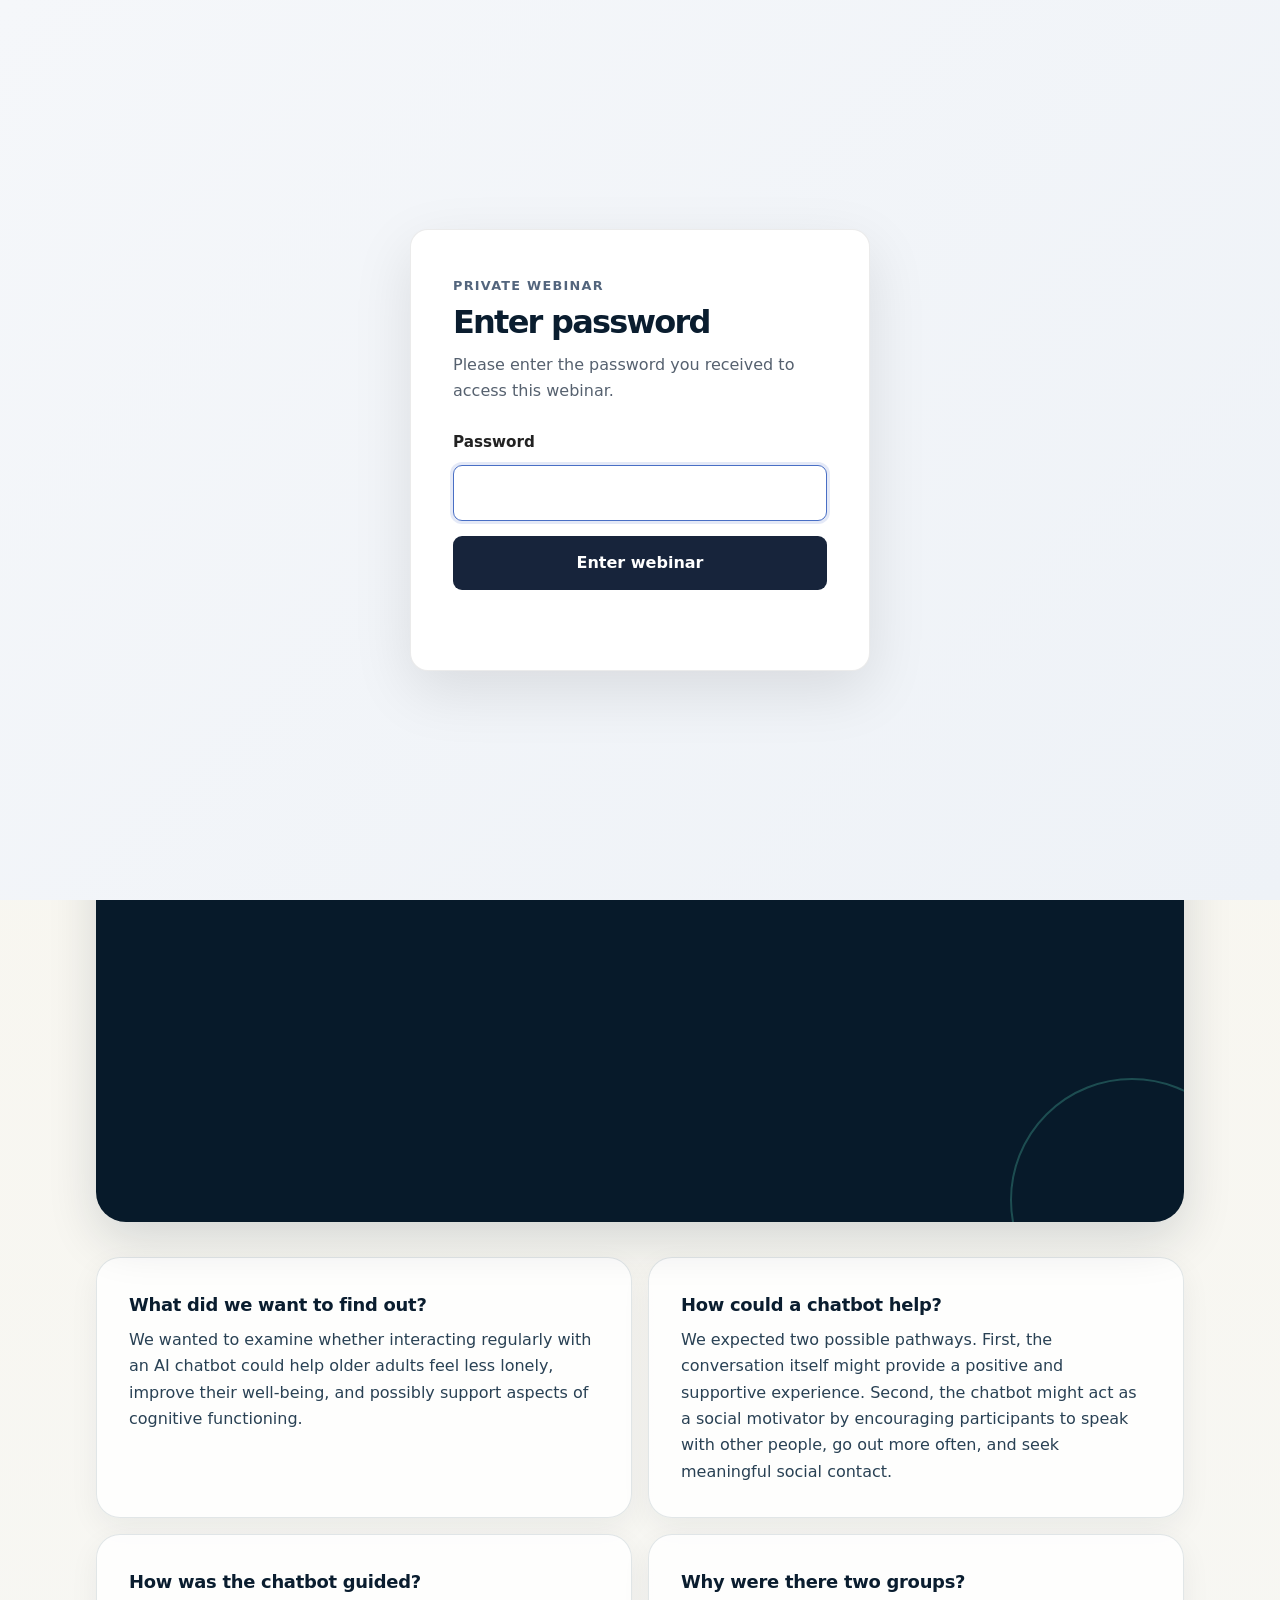
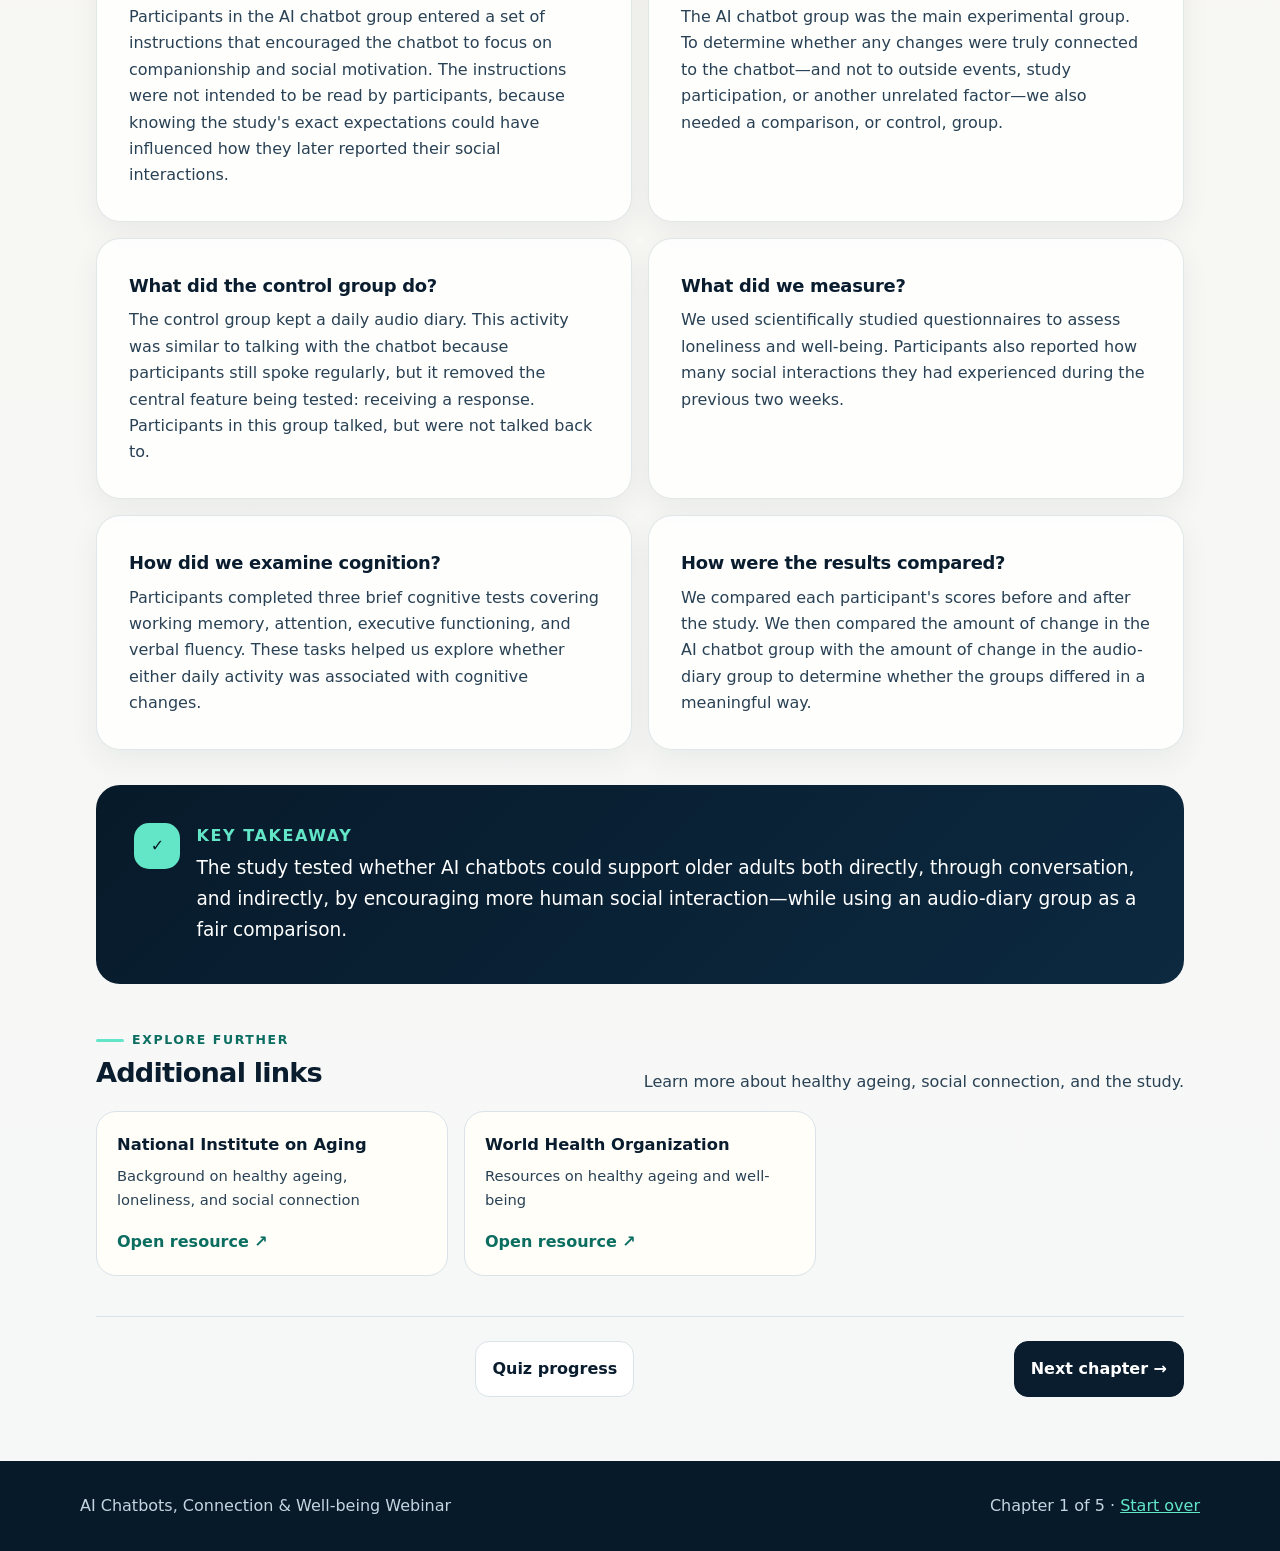
<file: index.html>
<!doctype html>
<html lang="en">

<head>
  <meta charset="utf-8">

  <meta
    name="viewport"
    content="width=device-width, initial-scale=1"
  >

  <meta
    name="description"
    content="A plain-language explanation of a four-week study examining whether AI chatbot conversations could reduce loneliness and support well-being, social interaction, and cognitive functioning in older adults."
  >

  <title>1. What was this research about? | AI Chatbots Webinar</title>

  <link rel="stylesheet" href="style.css">

  <!-- Existing webinar JavaScript -->
  <script src="app.js" defer></script>

  <!-- Password-screen styling -->
  <style>

    /* ==========================================
       PASSWORD SCREEN
       ========================================== */

    .password-gate {
      position: fixed;
      inset: 0;
      z-index: 999999;

      display: flex;
      align-items: center;
      justify-content: center;

      padding: 24px;

      background:
        linear-gradient(
          135deg,
          #f5f7fa 0%,
          #eef2f7 100%
        );
    }


    .password-gate.unlocked {
      display: none;
    }


    .password-box {
      width: 100%;
      max-width: 460px;

      box-sizing: border-box;

      padding: 42px;

      background: #ffffff;

      border: 1px solid rgba(0, 0, 0, 0.08);

      border-radius: 18px;

      box-shadow:
        0 20px 60px rgba(0, 0, 0, 0.10);

      text-align: left;
    }


    .password-box .password-eyebrow {
      display: inline-block;

      margin-bottom: 8px;

      font-size: 0.8rem;
      font-weight: 700;

      text-transform: uppercase;
      letter-spacing: 0.1em;

      color: #53657d;
    }


    .password-box h1 {
      margin: 0 0 12px;

      font-size: 2rem;
      line-height: 1.15;
    }


    .password-box > p {
      margin: 0;

      line-height: 1.6;

      color: #56616f;
    }


    .password-box form {
      display: flex;
      flex-direction: column;

      gap: 10px;

      margin-top: 26px;
    }


    .password-box label {
      font-size: 0.95rem;
      font-weight: 700;

      color: #222;
    }


    .password-box input {
      width: 100%;

      box-sizing: border-box;

      padding: 14px 16px;

      border: 1px solid #c9d1dc;

      border-radius: 9px;

      background: #ffffff;

      font: inherit;
      font-size: 1rem;

      transition:
        border-color 0.2s ease,
        box-shadow 0.2s ease;
    }


    .password-box input:focus {
      outline: none;

      border-color: #496fc5;

      box-shadow:
        0 0 0 3px rgba(73, 111, 197, 0.15);
    }


    .password-box button {
      margin-top: 5px;

      padding: 14px 18px;

      border: none;

      border-radius: 9px;

      background: #17243b;
      color: #ffffff;

      font: inherit;
      font-size: 1rem;
      font-weight: 700;

      cursor: pointer;

      transition:
        transform 0.15s ease,
        opacity 0.15s ease;
    }


    .password-box button:hover {
      opacity: 0.92;
    }


    .password-box button:active {
      transform: scale(0.99);
    }


    .password-error {
      min-height: 24px;

      margin: 4px 0 0;

      color: #b42318;

      font-size: 0.9rem;
      font-weight: 600;
    }


    @media (max-width: 600px) {

      .password-gate {
        padding: 16px;
      }

      .password-box {
        padding: 30px 24px;
      }

      .password-box h1 {
        font-size: 1.7rem;
      }

    }

  </style>

</head>


<body>


<!-- ==========================================
     PASSWORD GATE
     ========================================== -->

<div
  id="passwordGate"
  class="password-gate"
  aria-label="Password required"
>

  <div class="password-box">

    <span class="password-eyebrow">
      Private webinar
    </span>

    <h1>
      Enter password
    </h1>

    <p>
      Please enter the password you received to access this webinar.
    </p>


    <form id="passwordForm">

      <label for="sitePassword">
        Password
      </label>

      <input
        type="password"
        id="sitePassword"
        name="sitePassword"
        autocomplete="current-password"
        required
        autofocus
      >

      <button type="submit">
        Enter webinar
      </button>

      <p
        id="passwordError"
        class="password-error"
        role="alert"
        aria-live="polite"
      ></p>

    </form>

  </div>

</div>



<!-- ==========================================
     MAIN WEBSITE
     ========================================== -->

<a
  class="skip-link"
  href="#main"
>
  Skip to main content
</a>



<header class="site-header">

  <div class="header-inner">

    <a
      class="brand"
      href="index.html"
    >

      <span class="brand-mark">
        AI
      </span>

      <span class="brand-copy">
        Chatbots &amp; Connection

        <small>
          Interactive webinar
        </small>
      </span>

    </a>


    <div class="header-actions">

      <button
        class="quiz-launch"
        data-open-quiz
      >
        Knowledge Quest
      </button>

    </div>

  </div>



  <nav
    class="chapter-nav"
    aria-label="Webinar chapters"
  >

    <ol>

      <li>
        <a
          href="index.html"
          aria-current="page"
        >
          <span>01</span>
          Research
        </a>
      </li>


      <li>
        <a href="knowledge-and-gaps.html">
          <span>02</span>
          Knowledge
        </a>
      </li>


      <li>
        <a href="our-results.html">
          <span>03</span>
          Results
        </a>
      </li>


      <li>
        <a href="ai-chatbot-tips.html">
          <span>04</span>
          Tips
        </a>
      </li>


      <li>
        <a href="thank-you.html">
          <span>05</span>
          Thank you
        </a>
      </li>

    </ol>

  </nav>

</header>



<main id="main">


  <!-- ==========================================
       HERO
       ========================================== -->

  <section class="hero">

    <div>

      <span class="eyebrow">
        Welcome
      </span>


      <h1>
        What was this research about?
      </h1>


      <p>
        Welcome to our webinar about AI chatbots, their potential role as companions
        for older adults, and the wider influence of artificial intelligence. We
        created this webinar as a thank-you for taking part in our research, and we
        hope you enjoy it.
      </p>

    </div>


    <aside
      class="chapter-badge"
      aria-label="Chapter 1 of 5"
    >

      <strong>
        01 / 05
      </strong>

      <span>
        Webinar chapter
      </span>

    </aside>

  </section>



 <!-- ==========================================
     VIDEO
     ========================================== -->

<section
  class="video-card"
  aria-label="Chapter video"
>

  <div style="
    position: relative;
    width: 100%;
    padding-bottom: 56.25%;
    height: 0;
    overflow: hidden;
    border-radius: 12px;
  ">

    <iframe
      src="https://www.youtube.com/embed/920KCgfzd2c"
      title="Chapter 1: Research Overview"
      style="
        position: absolute;
        top: 0;
        left: 0;
        width: 100%;
        height: 100%;
        border: 0;
      "
      allow="accelerometer; autoplay; clipboard-write; encrypted-media; gyroscope; picture-in-picture; web-share"
      allowfullscreen
    ></iframe>

  </div>



</section>


  <!-- ==========================================
       CHAPTER EXPLANATION
       ========================================== -->

  <section
    class="content-grid"
    aria-label="Chapter explanation"
  >


    <article class="info-card">

      <h2>
        What did we want to find out?
      </h2>

      <p>
        We wanted to examine whether interacting regularly with an AI chatbot could
        help older adults feel less lonely, improve their well-being, and possibly
        support aspects of cognitive functioning.
      </p>

    </article>



    <article class="info-card">

      <h2>
        How could a chatbot help?
      </h2>

      <p>
        We expected two possible pathways. First, the conversation itself might
        provide a positive and supportive experience. Second, the chatbot might act
        as a social motivator by encouraging participants to speak with other people,
        go out more often, and seek meaningful social contact.
      </p>

    </article>



    <article class="info-card">

      <h2>
        How was the chatbot guided?
      </h2>

      <p>
        Participants in the AI chatbot group entered a set of instructions that
        encouraged the chatbot to focus on companionship and social motivation. The
        instructions were not intended to be read by participants, because knowing
        the study's exact expectations could have influenced how they later reported
        their social interactions.
      </p>

    </article>



    <article class="info-card">

      <h2>
        Why were there two groups?
      </h2>

      <p>
        The AI chatbot group was the main experimental group. To determine whether
        any changes were truly connected to the chatbot—and not to outside events,
        study participation, or another unrelated factor—we also needed a comparison,
        or control, group.
      </p>

    </article>



    <article class="info-card">

      <h2>
        What did the control group do?
      </h2>

      <p>
        The control group kept a daily audio diary. This activity was similar to
        talking with the chatbot because participants still spoke regularly, but it
        removed the central feature being tested: receiving a response. Participants
        in this group talked, but were not talked back to.
      </p>

    </article>



    <article class="info-card">

      <h2>
        What did we measure?
      </h2>

      <p>
        We used scientifically studied questionnaires to assess loneliness and
        well-being. Participants also reported how many social interactions they had
        experienced during the previous two weeks.
      </p>

    </article>



    <article class="info-card">

      <h2>
        How did we examine cognition?
      </h2>

      <p>
        Participants completed three brief cognitive tests covering working memory,
        attention, executive functioning, and verbal fluency. These tasks helped us
        explore whether either daily activity was associated with cognitive changes.
      </p>

    </article>



    <article class="info-card">

      <h2>
        How were the results compared?
      </h2>

      <p>
        We compared each participant's scores before and after the study. We then
        compared the amount of change in the AI chatbot group with the amount of
        change in the audio-diary group to determine whether the groups differed in a
        meaningful way.
      </p>

    </article>

  </section>



  <!-- ==========================================
       KEY TAKEAWAY
       ========================================== -->

  <section class="takeaway">

    <div class="takeaway-icon">
      ✓
    </div>


    <div>

      <h2>
        Key takeaway
      </h2>


      <p>
        The study tested whether AI chatbots could support older adults both directly,
        through conversation, and indirectly, by encouraging more human social
        interaction—while using an audio-diary group as a fair comparison.
      </p>

    </div>

  </section>



  <!-- ==========================================
       RESOURCES
       ========================================== -->

  <section class="resources">

    <div class="section-heading">

      <div>

        <span class="eyebrow">
          Explore further
        </span>

        <h2>
          Additional links
        </h2>

      </div>


      <p>
        Learn more about healthy ageing, social connection, and the study.
      </p>

    </div>



    <div class="resource-list">


      <a
        class="resource-link"
        href="https://www.nia.nih.gov/"
        target="_blank"
        rel="noopener noreferrer"
      >

        <strong>
          National Institute on Aging
        </strong>

        <span>
          Background on healthy ageing, loneliness, and social connection
        </span>

        <em>
          Open resource ↗
        </em>

      </a>



      <a
        class="resource-link"
        href="https://www.who.int/health-topics/ageing"
        target="_blank"
        rel="noopener noreferrer"
      >

        <strong>
          World Health Organization
        </strong>

        <span>
          Resources on healthy ageing and well-being
        </span>

        <em>
          Open resource ↗
        </em>

      </a>


    </div>

  </section>



  <!-- ==========================================
       PAGE CONTROLS
       ========================================== -->

  <nav
    class="page-controls"
    aria-label="Chapter controls"
  >

    <span></span>


    <button data-open-quiz>
      Quiz progress
    </button>


    <a
      class="next"
      href="knowledge-and-gaps.html"
    >
      Next chapter →
    </a>

  </nav>


</main>



<!-- ==========================================
     FOOTER
     ========================================== -->

<footer class="site-footer">

  <div class="footer-inner">

    <span>
      AI Chatbots, Connection &amp; Well-being Webinar
    </span>


    <span>

      Chapter 1 of 5 ·

      <a href="index.html">
        Start over
      </a>

    </span>

  </div>

</footer>



<!-- ==========================================
     QUIZ
     ========================================== -->

<dialog
  class="quiz-dialog"
  id="quizDialog"
  aria-labelledby="quizTitle"
>

  <div class="quiz-shell">


    <div class="quiz-top">

      <div>

        <span class="eyebrow">
          Interactive game
        </span>

        <h2 id="quizTitle">
          Knowledge Quest
        </h2>

      </div>


      <button
        class="quiz-close"
        data-close-quiz
        aria-label="Close quiz"
      >
        ×
      </button>

    </div>


    <div id="quizContent"></div>


  </div>

</dialog>



<!-- ==========================================
     PASSWORD JAVASCRIPT
     ========================================== -->

<script>

  /*
   * Change this to whatever password you want.
   */
  const WEBSITE_PASSWORD = "ChatbotStudy2026";


  const passwordGate =
    document.getElementById("passwordGate");

  const passwordForm =
    document.getElementById("passwordForm");

  const passwordInput =
    document.getElementById("sitePassword");

  const passwordError =
    document.getElementById("passwordError");


  /*
   * Check whether the visitor has already unlocked
   * the webinar during this browser session.
   */

  if (
    sessionStorage.getItem("webinarAuthenticated")
    === "true"
  ) {

    passwordGate.classList.add("unlocked");

  }


  /*
   * Check the entered password.
   */

  passwordForm.addEventListener(
    "submit",
    function (event) {

      event.preventDefault();


      if (
        passwordInput.value === WEBSITE_PASSWORD
      ) {

        /*
         * Remember access for the rest of
         * the browser session.
         */

        sessionStorage.setItem(
          "webinarAuthenticated",
          "true"
        );


        passwordError.textContent = "";

        passwordGate.classList.add("unlocked");


      } else {

        /*
         * Wrong password.
         */

        passwordError.textContent =
          "Incorrect password. Please try again.";


        passwordInput.value = "";

        passwordInput.focus();

      }

    }
  );

</script>


</body>

</html>
</file>
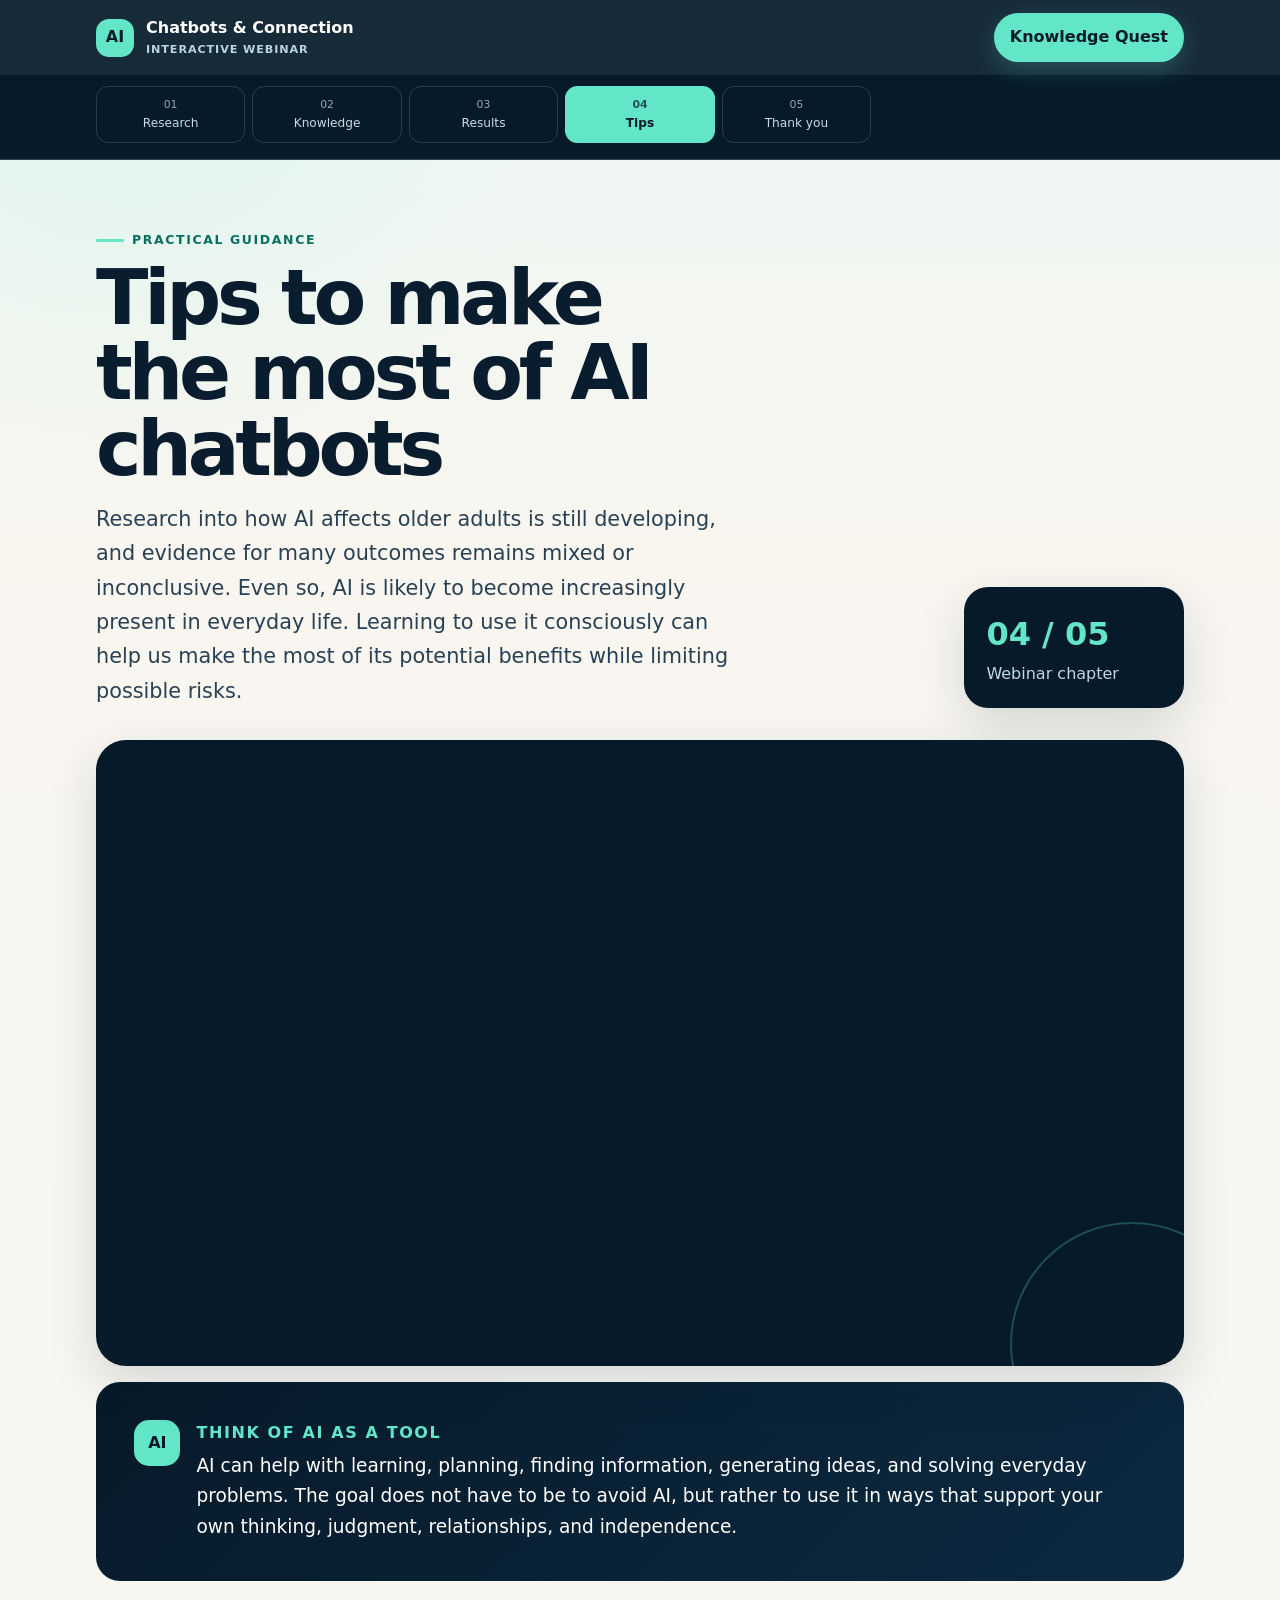
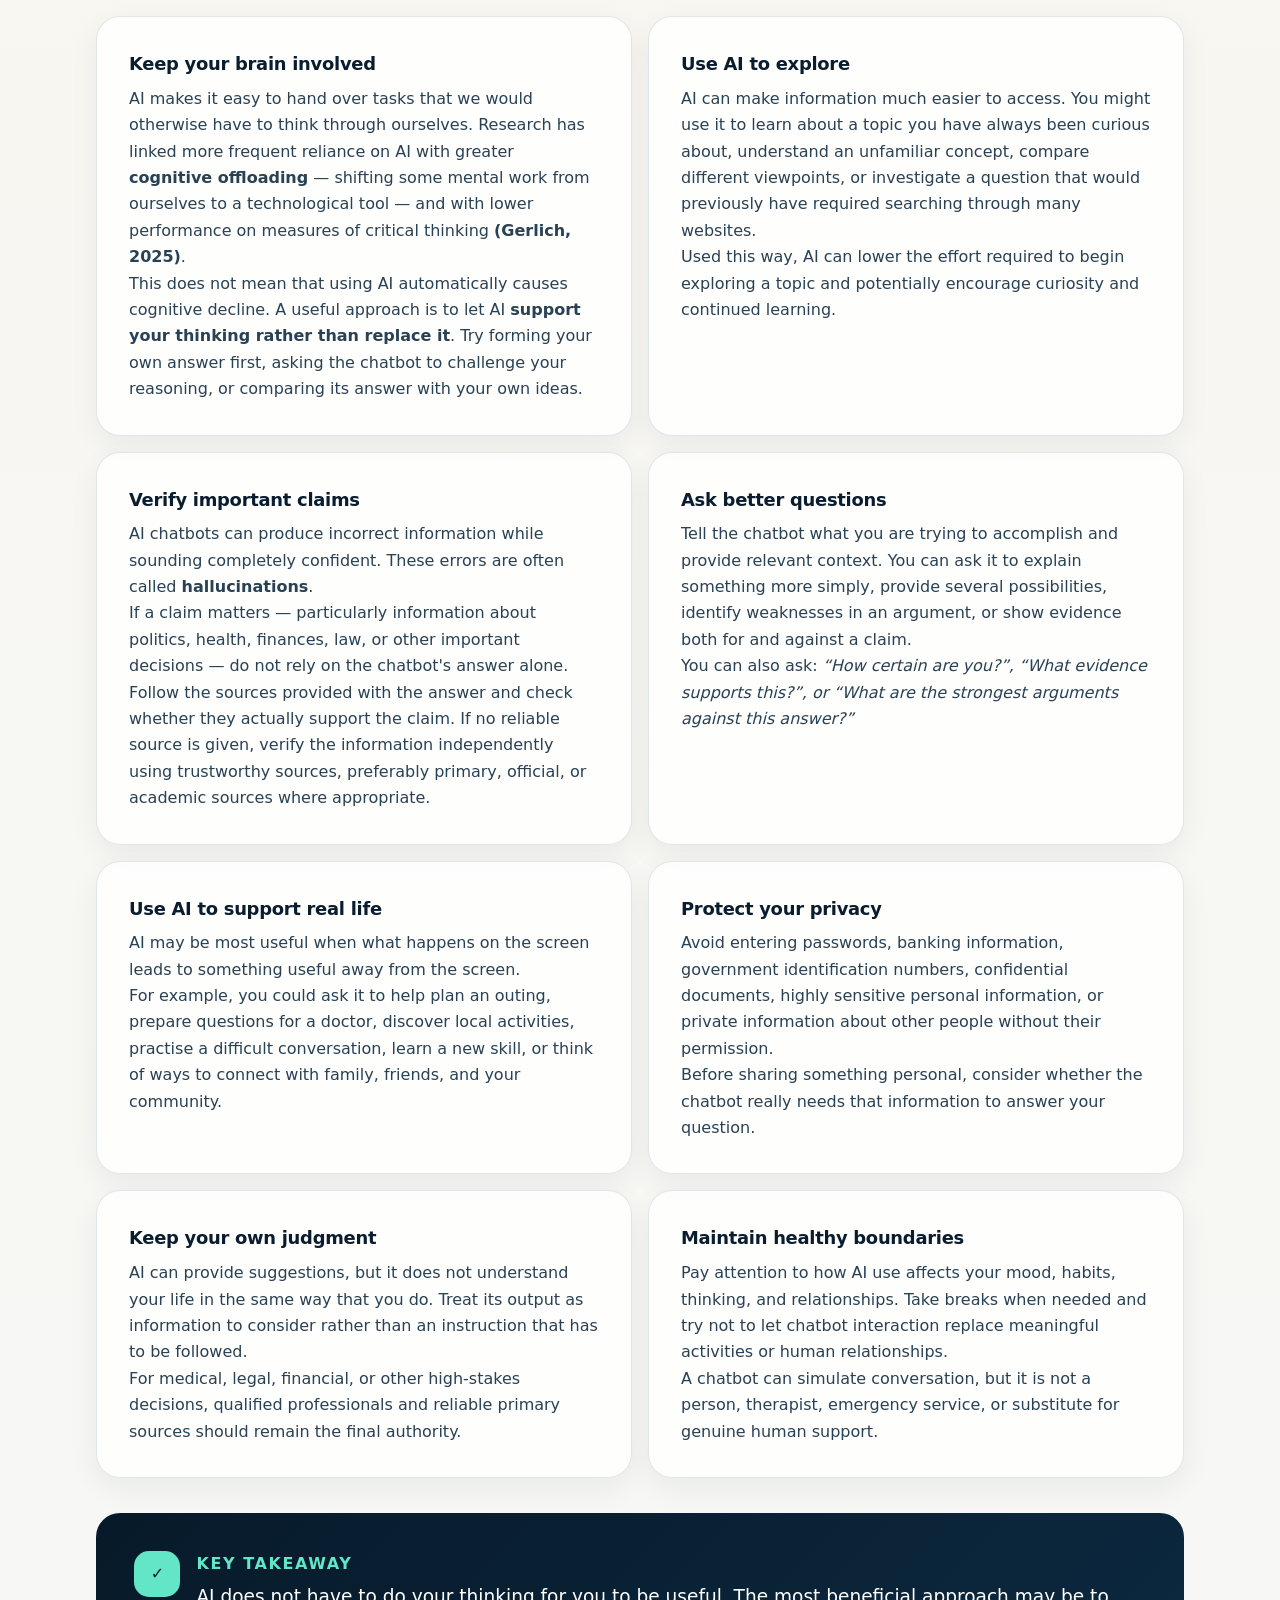
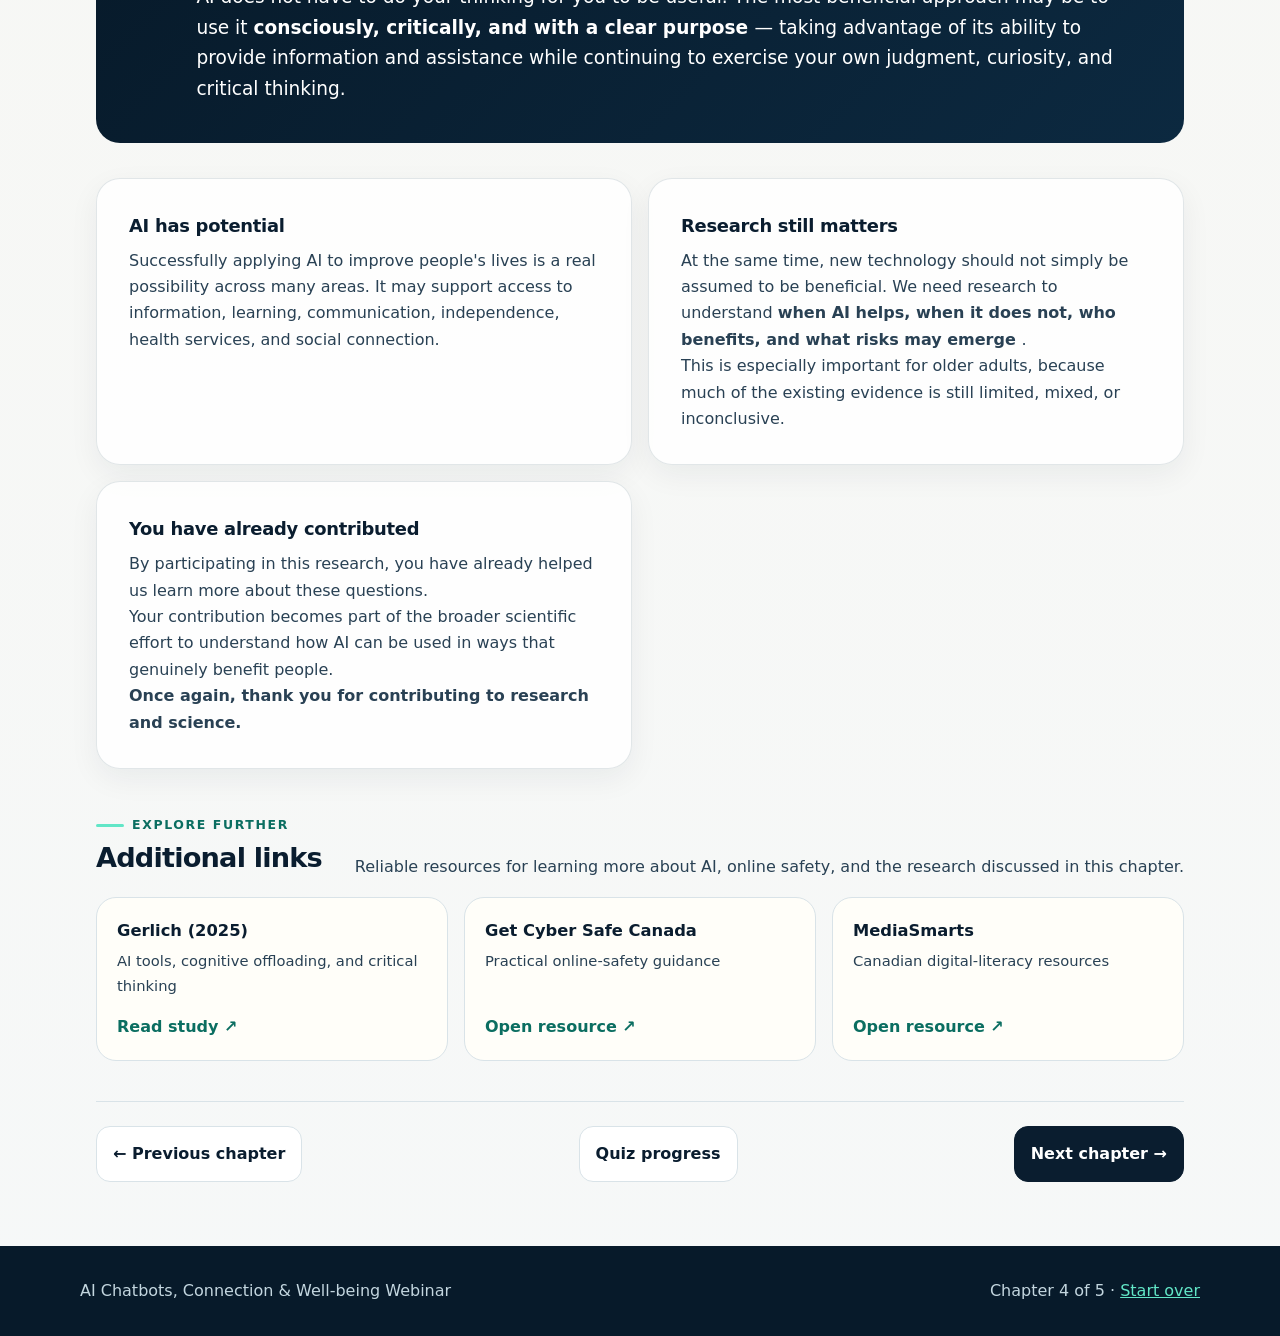
<file: ai-chatbot-tips.html>
<!doctype html>
<html lang="en">
<head>
  <meta charset="utf-8">
  <meta name="viewport" content="width=device-width, initial-scale=1">

  <meta
    name="description"
    content="Practical guidance for using AI chatbots thoughtfully, including fact-checking, cognitive engagement, privacy, healthy boundaries, and real-world connection."
  >

  <title>4. Tips to make the most of AI chatbots | AI Chatbots Webinar</title>

  <link rel="stylesheet" href="style.css">
  <script src="app.js" defer></script>
</head>

<body>

<a class="skip-link" href="#main">Skip to main content</a>


<header class="site-header">

  <div class="header-inner">

    <a class="brand" href="index.html">
      <span class="brand-mark">AI</span>

      <span class="brand-copy">
        Chatbots & Connection
        <small>Interactive webinar</small>
      </span>
    </a>

    <div class="header-actions">
      <button class="quiz-launch" data-open-quiz>
        Knowledge Quest
      </button>
    </div>

  </div>


  <nav class="chapter-nav" aria-label="Webinar chapters">

    <ol>

      <li>
        <a href="index.html">
          <span>01</span>Research
        </a>
      </li>

      <li>
        <a href="knowledge-and-gaps.html">
          <span>02</span>Knowledge
        </a>
      </li>

      <li>
        <a href="our-results.html">
          <span>03</span>Results
        </a>
      </li>

      <li>
        <a href="ai-chatbot-tips.html" aria-current="page">
          <span>04</span>Tips
        </a>
      </li>

      <li>
        <a href="thank-you.html">
          <span>05</span>Thank you
        </a>
      </li>

    </ol>

  </nav>

</header>



<main id="main">


  <!-- HERO -->

  <section class="hero">

    <div>

      <span class="eyebrow">
        Practical guidance
      </span>

      <h1>
        Tips to make the most of AI chatbots
      </h1>

      <p>
        Research into how AI affects older adults is still developing,
        and evidence for many outcomes remains mixed or inconclusive.
        Even so, AI is likely to become increasingly present in everyday life.
        Learning to use it consciously can help us make the most of its
        potential benefits while limiting possible risks.
      </p>

    </div>


    <aside
      class="chapter-badge"
      aria-label="Chapter 4 of 5"
    >

      <strong>
        04 / 05
      </strong>

      <span>
        Webinar chapter
      </span>

    </aside>

  </section>



  <!-- VIDEO -->

<!-- ==========================================
     VIDEO
     ========================================== -->

<section
  class="video-card"
  aria-label="Chapter video"
>

  <div style="
    position: relative;
    width: 100%;
    padding-bottom: 56.25%;
    height: 0;
    overflow: hidden;
    border-radius: 12px;
  ">

    <iframe
      src="https://www.youtube.com/embed/PHUsa2tgUDc"
      title="Chapter 1: Research Overview"
      style="
        position: absolute;
        top: 0;
        left: 0;
        width: 100%;
        height: 100%;
        border: 0;
      "
      allow="accelerometer; autoplay; clipboard-write; encrypted-media; gyroscope; picture-in-picture; web-share"
      allowfullscreen
    ></iframe>

  </div>
</section>



  <!-- INTRODUCTION -->

  <section
    class="takeaway"
    aria-label="Using AI consciously"
  >

    <div class="takeaway-icon">
      AI
    </div>

    <div>

      <h2>
        Think of AI as a tool
      </h2>

      <p>
        AI can help with learning, planning, finding information,
        generating ideas, and solving everyday problems. The goal does
        not have to be to avoid AI, but rather to use it in ways that
        support your own thinking, judgment, relationships, and
        independence.
      </p>

    </div>

  </section>



  <!-- PRACTICAL TIPS -->

  <section
    class="content-grid"
    aria-label="Practical tips for using AI chatbots"
  >


    <article class="info-card">

      <h2>
        Keep your brain involved
      </h2>

      <p>
        AI makes it easy to hand over tasks that we would otherwise
        have to think through ourselves. Research has linked more
        frequent reliance on AI with greater
        <strong>cognitive offloading</strong> — shifting some mental
        work from ourselves to a technological tool — and with lower
        performance on measures of critical thinking
        <strong>(Gerlich, 2025)</strong>.
      </p>

      <p>
        This does not mean that using AI automatically causes cognitive
        decline. A useful approach is to let AI
        <strong>support your thinking rather than replace it</strong>.
        Try forming your own answer first, asking the chatbot to challenge
        your reasoning, or comparing its answer with your own ideas.
      </p>

    </article>



    <article class="info-card">

      <h2>
        Use AI to explore
      </h2>

      <p>
        AI can make information much easier to access. You might use it
        to learn about a topic you have always been curious about,
        understand an unfamiliar concept, compare different viewpoints,
        or investigate a question that would previously have required
        searching through many websites.
      </p>

      <p>
        Used this way, AI can lower the effort required to begin
        exploring a topic and potentially encourage curiosity and
        continued learning.
      </p>

    </article>



    <article class="info-card">

      <h2>
        Verify important claims
      </h2>

      <p>
        AI chatbots can produce incorrect information while sounding
        completely confident. These errors are often called
        <strong>hallucinations</strong>.
      </p>

      <p>
        If a claim matters — particularly information about politics,
        health, finances, law, or other important decisions — do not
        rely on the chatbot's answer alone.
      </p>

      <p>
        Follow the sources provided with the answer and check whether
        they actually support the claim. If no reliable source is given,
        verify the information independently using trustworthy sources,
        preferably primary, official, or academic sources where
        appropriate.
      </p>

    </article>



    <article class="info-card">

      <h2>
        Ask better questions
      </h2>

      <p>
        Tell the chatbot what you are trying to accomplish and provide
        relevant context. You can ask it to explain something more
        simply, provide several possibilities, identify weaknesses in
        an argument, or show evidence both for and against a claim.
      </p>

      <p>
        You can also ask:
        <em>
          “How certain are you?”, “What evidence supports this?”,
          or “What are the strongest arguments against this answer?”
        </em>
      </p>

    </article>



    <article class="info-card">

      <h2>
        Use AI to support real life
      </h2>

      <p>
        AI may be most useful when what happens on the screen leads to
        something useful away from the screen.
      </p>

      <p>
        For example, you could ask it to help plan an outing, prepare
        questions for a doctor, discover local activities, practise a
        difficult conversation, learn a new skill, or think of ways to
        connect with family, friends, and your community.
      </p>

    </article>



    <article class="info-card">

      <h2>
        Protect your privacy
      </h2>

      <p>
        Avoid entering passwords, banking information, government
        identification numbers, confidential documents, highly sensitive
        personal information, or private information about other people
        without their permission.
      </p>

      <p>
        Before sharing something personal, consider whether the chatbot
        really needs that information to answer your question.
      </p>

    </article>



    <article class="info-card">

      <h2>
        Keep your own judgment
      </h2>

      <p>
        AI can provide suggestions, but it does not understand your life
        in the same way that you do. Treat its output as information to
        consider rather than an instruction that has to be followed.
      </p>

      <p>
        For medical, legal, financial, or other high-stakes decisions,
        qualified professionals and reliable primary sources should
        remain the final authority.
      </p>

    </article>



    <article class="info-card">

      <h2>
        Maintain healthy boundaries
      </h2>

      <p>
        Pay attention to how AI use affects your mood, habits, thinking,
        and relationships. Take breaks when needed and try not to let
        chatbot interaction replace meaningful activities or human
        relationships.
      </p>

      <p>
        A chatbot can simulate conversation, but it is not a person,
        therapist, emergency service, or substitute for genuine human
        support.
      </p>

    </article>


  </section>



  <!-- KEY TAKEAWAY -->

  <section class="takeaway">

    <div class="takeaway-icon">
      ✓
    </div>

    <div>

      <h2>
        Key takeaway
      </h2>

      <p>
        AI does not have to do your thinking for you to be useful.
        The most beneficial approach may be to use it
        <strong>
          consciously, critically, and with a clear purpose
        </strong>
        — taking advantage of its ability to provide information and
        assistance while continuing to exercise your own judgment,
        curiosity, and critical thinking.
      </p>

    </div>

  </section>



  <!-- RESEARCH / BIGGER PICTURE -->

  <section
    class="content-grid"
    aria-label="The bigger picture"
  >

    <article class="info-card">

      <h2>
        AI has potential
      </h2>

      <p>
        Successfully applying AI to improve people's lives is a real
        possibility across many areas. It may support access to
        information, learning, communication, independence, health
        services, and social connection.
      </p>

    </article>


    <article class="info-card">

      <h2>
        Research still matters
      </h2>

      <p>
        At the same time, new technology should not simply be assumed
        to be beneficial. We need research to understand
        <strong>
          when AI helps, when it does not, who benefits, and what risks
          may emerge
        </strong>.
      </p>

      <p>
        This is especially important for older adults, because much of
        the existing evidence is still limited, mixed, or inconclusive.
      </p>

    </article>


    <article class="info-card">

      <h2>
        You have already contributed
      </h2>

      <p>
        By participating in this research, you have already helped us
        learn more about these questions.
      </p>

      <p>
        Your contribution becomes part of the broader scientific effort
        to understand how AI can be used in ways that genuinely benefit
        people.
      </p>

      <p>
        <strong>
          Once again, thank you for contributing to research and science.
        </strong>
      </p>

    </article>

  </section>



  <!-- RESOURCES -->

  <section class="resources">

    <div class="section-heading">

      <div>

        <span class="eyebrow">
          Explore further
        </span>

        <h2>
          Additional links
        </h2>

      </div>

      <p>
        Reliable resources for learning more about AI, online safety,
        and the research discussed in this chapter.
      </p>

    </div>


    <div class="resource-list">


      <a
        class="resource-link"
        href="https://doi.org/10.3390/soc15010006"
        target="_blank"
        rel="noopener noreferrer"
      >

        <strong>
          Gerlich (2025)
        </strong>

        <span>
          AI tools, cognitive offloading, and critical thinking
        </span>

        <em>
          Read study ↗
        </em>

      </a>



      <a
        class="resource-link"
        href="https://www.getcybersafe.gc.ca/en"
        target="_blank"
        rel="noopener noreferrer"
      >

        <strong>
          Get Cyber Safe Canada
        </strong>

        <span>
          Practical online-safety guidance
        </span>

        <em>
          Open resource ↗
        </em>

      </a>



      <a
        class="resource-link"
        href="https://mediasmarts.ca/"
        target="_blank"
        rel="noopener noreferrer"
      >

        <strong>
          MediaSmarts
        </strong>

        <span>
          Canadian digital-literacy resources
        </span>

        <em>
          Open resource ↗
        </em>

      </a>


    </div>

  </section>



  <!-- PAGE NAVIGATION -->

  <nav
    class="page-controls"
    aria-label="Chapter controls"
  >

    <a href="our-results.html">
      ← Previous chapter
    </a>

    <button data-open-quiz>
      Quiz progress
    </button>

    <a
      class="next"
      href="thank-you.html"
    >
      Next chapter →
    </a>

  </nav>


</main>



<footer class="site-footer">

  <div class="footer-inner">

    <span>
      AI Chatbots, Connection & Well-being Webinar
    </span>

    <span>
      Chapter 4 of 5 ·
      <a href="index.html">
        Start over
      </a>
    </span>

  </div>

</footer>



<!-- QUIZ DIALOG -->

<dialog
  class="quiz-dialog"
  id="quizDialog"
  aria-labelledby="quizTitle"
>

  <div class="quiz-shell">

    <div class="quiz-top">

      <div>

        <span class="eyebrow">
          Interactive game
        </span>

        <h2 id="quizTitle">
          Knowledge Quest
        </h2>

      </div>


      <button
        class="quiz-close"
        data-close-quiz
        aria-label="Close quiz"
      >
        ×
      </button>

    </div>


    <div id="quizContent"></div>

  </div>

</dialog>


</body>
</html>
</file>
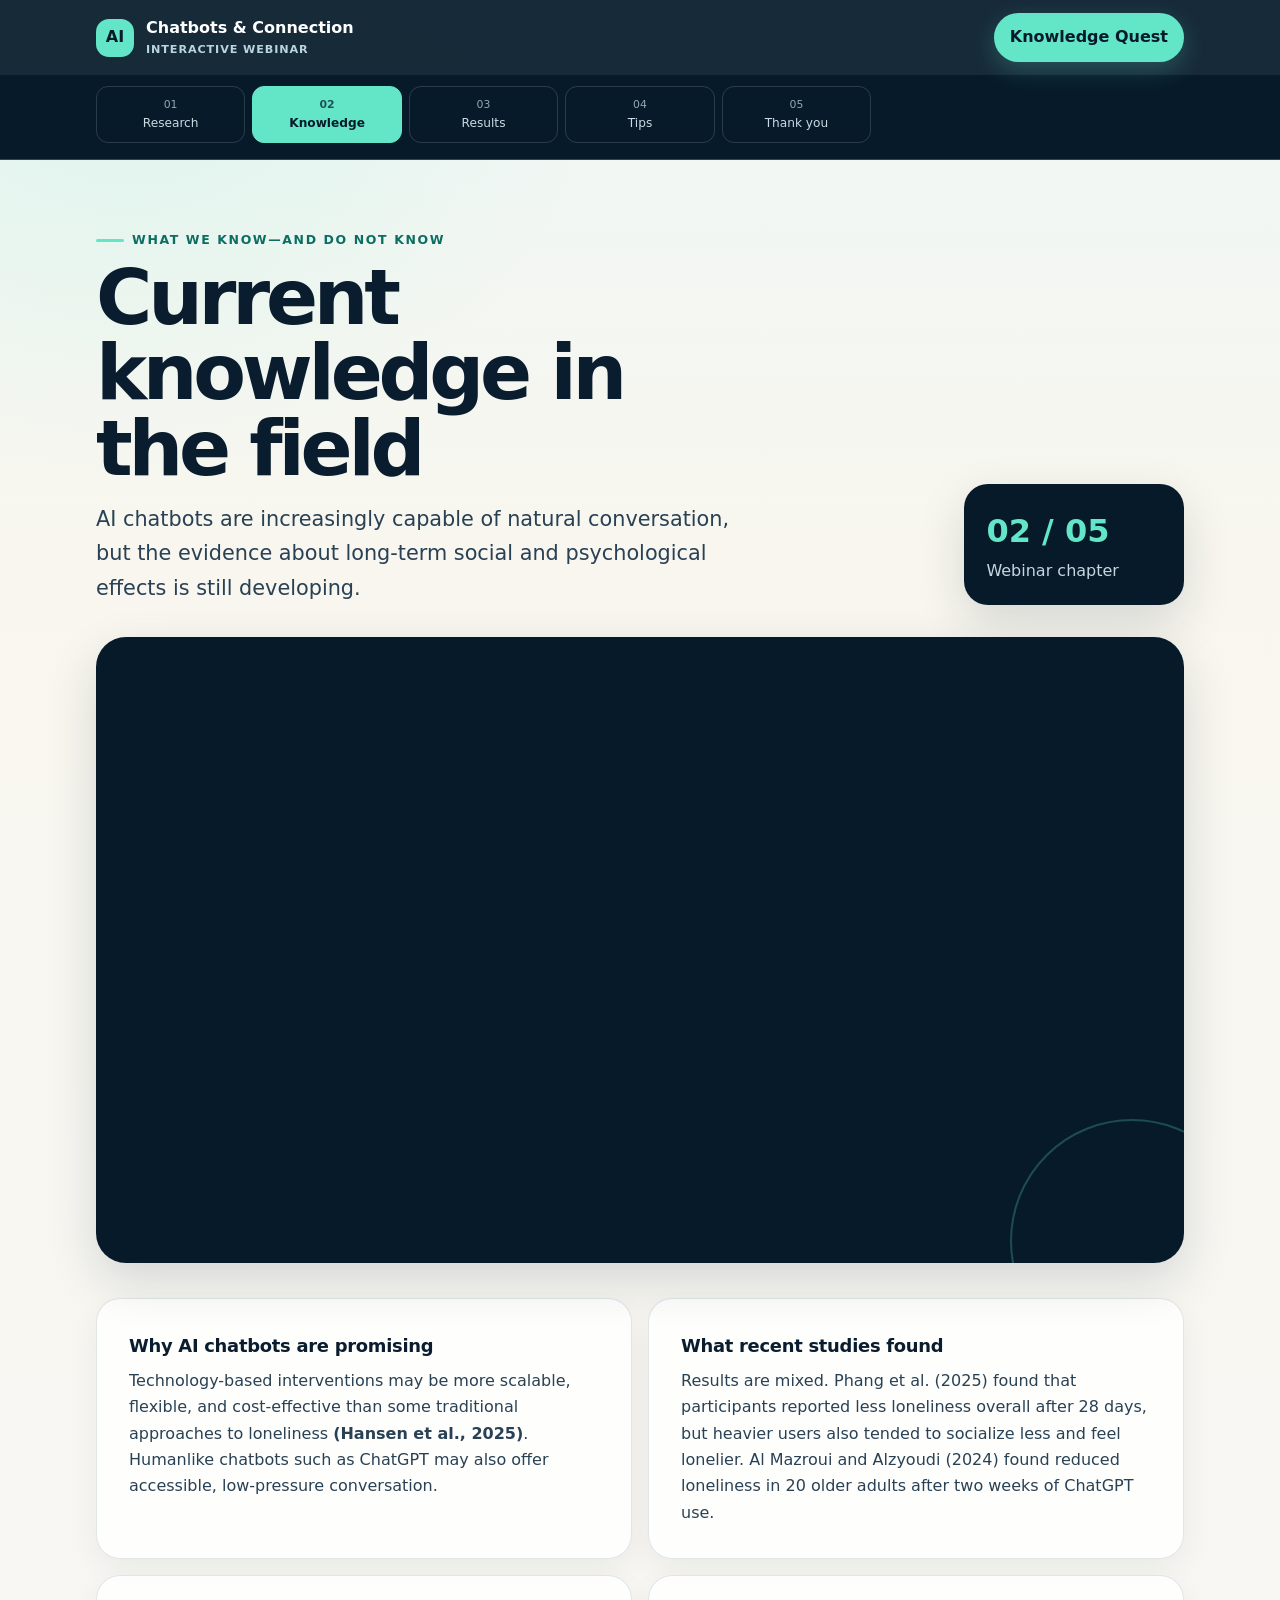
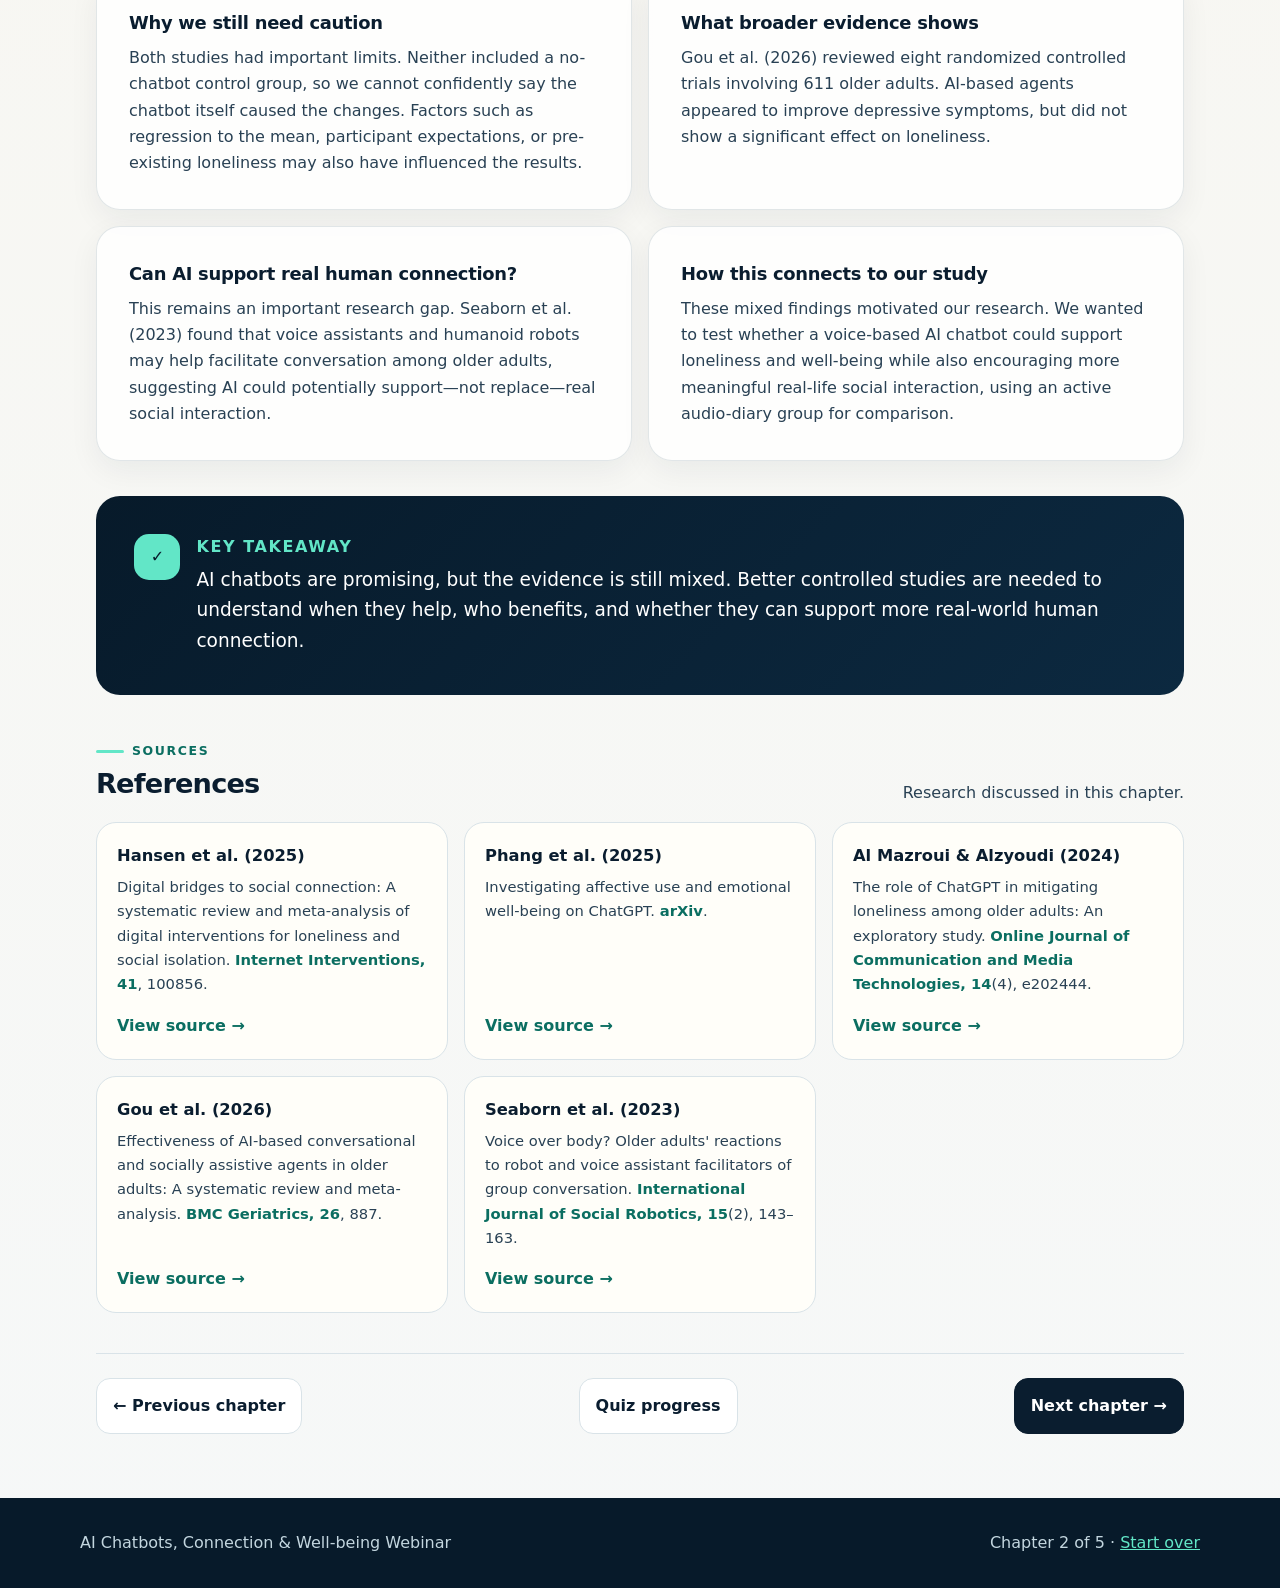
<file: knowledge-and-gaps.html>
<!doctype html>
<html lang="en">
<head>
  <meta charset="utf-8">
  <meta name="viewport" content="width=device-width, initial-scale=1">
  <meta name="description" content="AI chatbots are increasingly capable of natural conversation, but the evidence about long-term social and psychological effects is still developing.">
  <title>2. Current knowledge in the field & gaps still needing more research | AI Chatbots Webinar</title>
  <link rel="stylesheet" href="style.css">
  <script src="app.js" defer></script>
</head>
<body>
<a class="skip-link" href="#main">Skip to main content</a>
<header class="site-header">
  <div class="header-inner">
    <a class="brand" href="index.html">
      <span class="brand-mark">AI</span>
      <span class="brand-copy">Chatbots & Connection<small>Interactive webinar</small></span>
    </a>
    <div class="header-actions">
      <button class="quiz-launch" data-open-quiz>Knowledge Quest</button>
    </div>
  </div>
  <nav class="chapter-nav" aria-label="Webinar chapters">
    <ol>
      <li><a href="index.html"><span>01</span>Research</a></li>
      <li><a href="knowledge-and-gaps.html" aria-current="page"><span>02</span>Knowledge</a></li>
      <li><a href="our-results.html"><span>03</span>Results</a></li>
      <li><a href="ai-chatbot-tips.html"><span>04</span>Tips</a></li>
      <li><a href="thank-you.html"><span>05</span>Thank you</a></li>
    </ol>
  </nav>
</header>

<main id="main">
  <section class="hero">
    <div>
      <span class="eyebrow">What we know—and do not know</span>
      <h1>Current knowledge in the field</h1>
      <p>AI chatbots are increasingly capable of natural conversation, but the evidence about long-term social and psychological effects is still developing.</p>
    </div>
    <aside class="chapter-badge" aria-label="Chapter 2 of 5">
      <strong>02 / 05</strong>
      <span>Webinar chapter</span>
    </aside>
  </section>

 <!-- ==========================================
     VIDEO
     ========================================== -->

<section
  class="video-card"
  aria-label="Chapter video"
>

  <div style="
    position: relative;
    width: 100%;
    padding-bottom: 56.25%;
    height: 0;
    overflow: hidden;
    border-radius: 12px;
  ">

    <iframe
      src="https://www.youtube.com/embed/i2u3hlGV94E"
      title="Chapter 1: Research Overview"
      style="
        position: absolute;
        top: 0;
        left: 0;
        width: 100%;
        height: 100%;
        border: 0;
      "
      allow="accelerometer; autoplay; clipboard-write; encrypted-media; gyroscope; picture-in-picture; web-share"
      allowfullscreen
    ></iframe>

  </div>

</section>

  <section class="content-grid" aria-label="Chapter explanation">

    <article class="info-card">
      <h2>Why AI chatbots are promising</h2>
      <p>
        Technology-based interventions may be more scalable, flexible, and cost-effective than some traditional approaches to loneliness <strong>(Hansen et al., 2025)</strong>. Humanlike chatbots such as ChatGPT may also offer accessible, low-pressure conversation.
      </p>
    </article>

    <article class="info-card">
      <h2>What recent studies found</h2>
      <p>
        Results are mixed. Phang et al. (2025) found that participants reported less loneliness overall after 28 days, but heavier users also tended to socialize less and feel lonelier. Al Mazroui and Alzyoudi (2024) found reduced loneliness in 20 older adults after two weeks of ChatGPT use.
      </p>
    </article>

    <article class="info-card">
      <h2>Why we still need caution</h2>
      <p>
        Both studies had important limits. Neither included a no-chatbot control group, so we cannot confidently say the chatbot itself caused the changes. Factors such as regression to the mean, participant expectations, or pre-existing loneliness may also have influenced the results.
      </p>
    </article>

    <article class="info-card">
      <h2>What broader evidence shows</h2>
      <p>
        Gou et al. (2026) reviewed eight randomized controlled trials involving 611 older adults. AI-based agents appeared to improve depressive symptoms, but did not show a significant effect on loneliness.
      </p>
    </article>

    <article class="info-card">
      <h2>Can AI support real human connection?</h2>
      <p>
        This remains an important research gap. Seaborn et al. (2023) found that voice assistants and humanoid robots may help facilitate conversation among older adults, suggesting AI could potentially support—not replace—real social interaction.
      </p>
    </article>

    <article class="info-card">
      <h2>How this connects to our study</h2>
      <p>
        These mixed findings motivated our research. We wanted to test whether a voice-based AI chatbot could support loneliness and well-being while also encouraging more meaningful real-life social interaction, using an active audio-diary group for comparison.
      </p>
    </article>

  </section>

  <section class="takeaway">
    <div class="takeaway-icon">✓</div>
    <div>
      <h2>Key takeaway</h2>
      <p>
        AI chatbots are promising, but the evidence is still mixed. Better controlled studies are needed to understand when they help, who benefits, and whether they can support more real-world human connection.
      </p>
    </div>
  </section>


  <section class="resources">
    <div class="section-heading">
      <div>
        <span class="eyebrow">Sources</span>
        <h2>References</h2>
      </div>
      <p>Research discussed in this chapter.</p>
    </div>

    <div class="resource-list">
      <a class="resource-link" href="https://doi.org/10.1016/j.invent.2025.100856" target="_blank" rel="noopener noreferrer">
        <strong>Hansen et al. (2025)</strong>
        <span>
          Digital bridges to social connection: A systematic review and meta-analysis of digital interventions for loneliness and social isolation.
          <em>Internet Interventions, 41</em>, 100856.
        </span>
        <em>View source →</em>
      </a>

      <a class="resource-link" href="https://doi.org/10.48550/arXiv.2504.03888" target="_blank" rel="noopener noreferrer">
        <strong>Phang et al. (2025)</strong>
        <span>
          Investigating affective use and emotional well-being on ChatGPT.
          <em>arXiv</em>.
        </span>
        <em>View source →</em>
      </a>

      <a class="resource-link" href="https://doi.org/10.30935/ojcmt/14777" target="_blank" rel="noopener noreferrer">
        <strong>Al Mazroui &amp; Alzyoudi (2024)</strong>
        <span>
          The role of ChatGPT in mitigating loneliness among older adults: An exploratory study.
          <em>Online Journal of Communication and Media Technologies, 14</em>(4), e202444.
        </span>
        <em>View source →</em>
      </a>

      <a class="resource-link" href="https://doi.org/10.1186/s12877-026-07418-6" target="_blank" rel="noopener noreferrer">
        <strong>Gou et al. (2026)</strong>
        <span>
          Effectiveness of AI-based conversational and socially assistive agents in older adults: A systematic review and meta-analysis.
          <em>BMC Geriatrics, 26</em>, 887.
        </span>
        <em>View source →</em>
      </a>

      <a class="resource-link" href="https://doi.org/10.1007/s12369-022-00925-7" target="_blank" rel="noopener noreferrer">
        <strong>Seaborn et al. (2023)</strong>
        <span>
          Voice over body? Older adults' reactions to robot and voice assistant facilitators of group conversation.
          <em>International Journal of Social Robotics, 15</em>(2), 143–163.
        </span>
        <em>View source →</em>
      </a>
    </div>
  </section>

  <nav class="page-controls" aria-label="Chapter controls">
    <a href="index.html">← Previous chapter</a>
    <button data-open-quiz>Quiz progress</button>
    <a class="next" href="our-results.html">Next chapter →</a>
  </nav>
</main>

<footer class="site-footer">
  <div class="footer-inner">
    <span>AI Chatbots, Connection & Well-being Webinar</span>
    <span>Chapter 2 of 5 · <a href="index.html">Start over</a></span>
  </div>
</footer>

<dialog class="quiz-dialog" id="quizDialog" aria-labelledby="quizTitle">
  <div class="quiz-shell">
    <div class="quiz-top">
      <div><span class="eyebrow">Interactive game</span><h2 id="quizTitle">Knowledge Quest</h2></div>
      <button class="quiz-close" data-close-quiz aria-label="Close quiz">×</button>
    </div>
    <div id="quizContent"></div>
  </div>
</dialog>
</body>
</html>
</file>
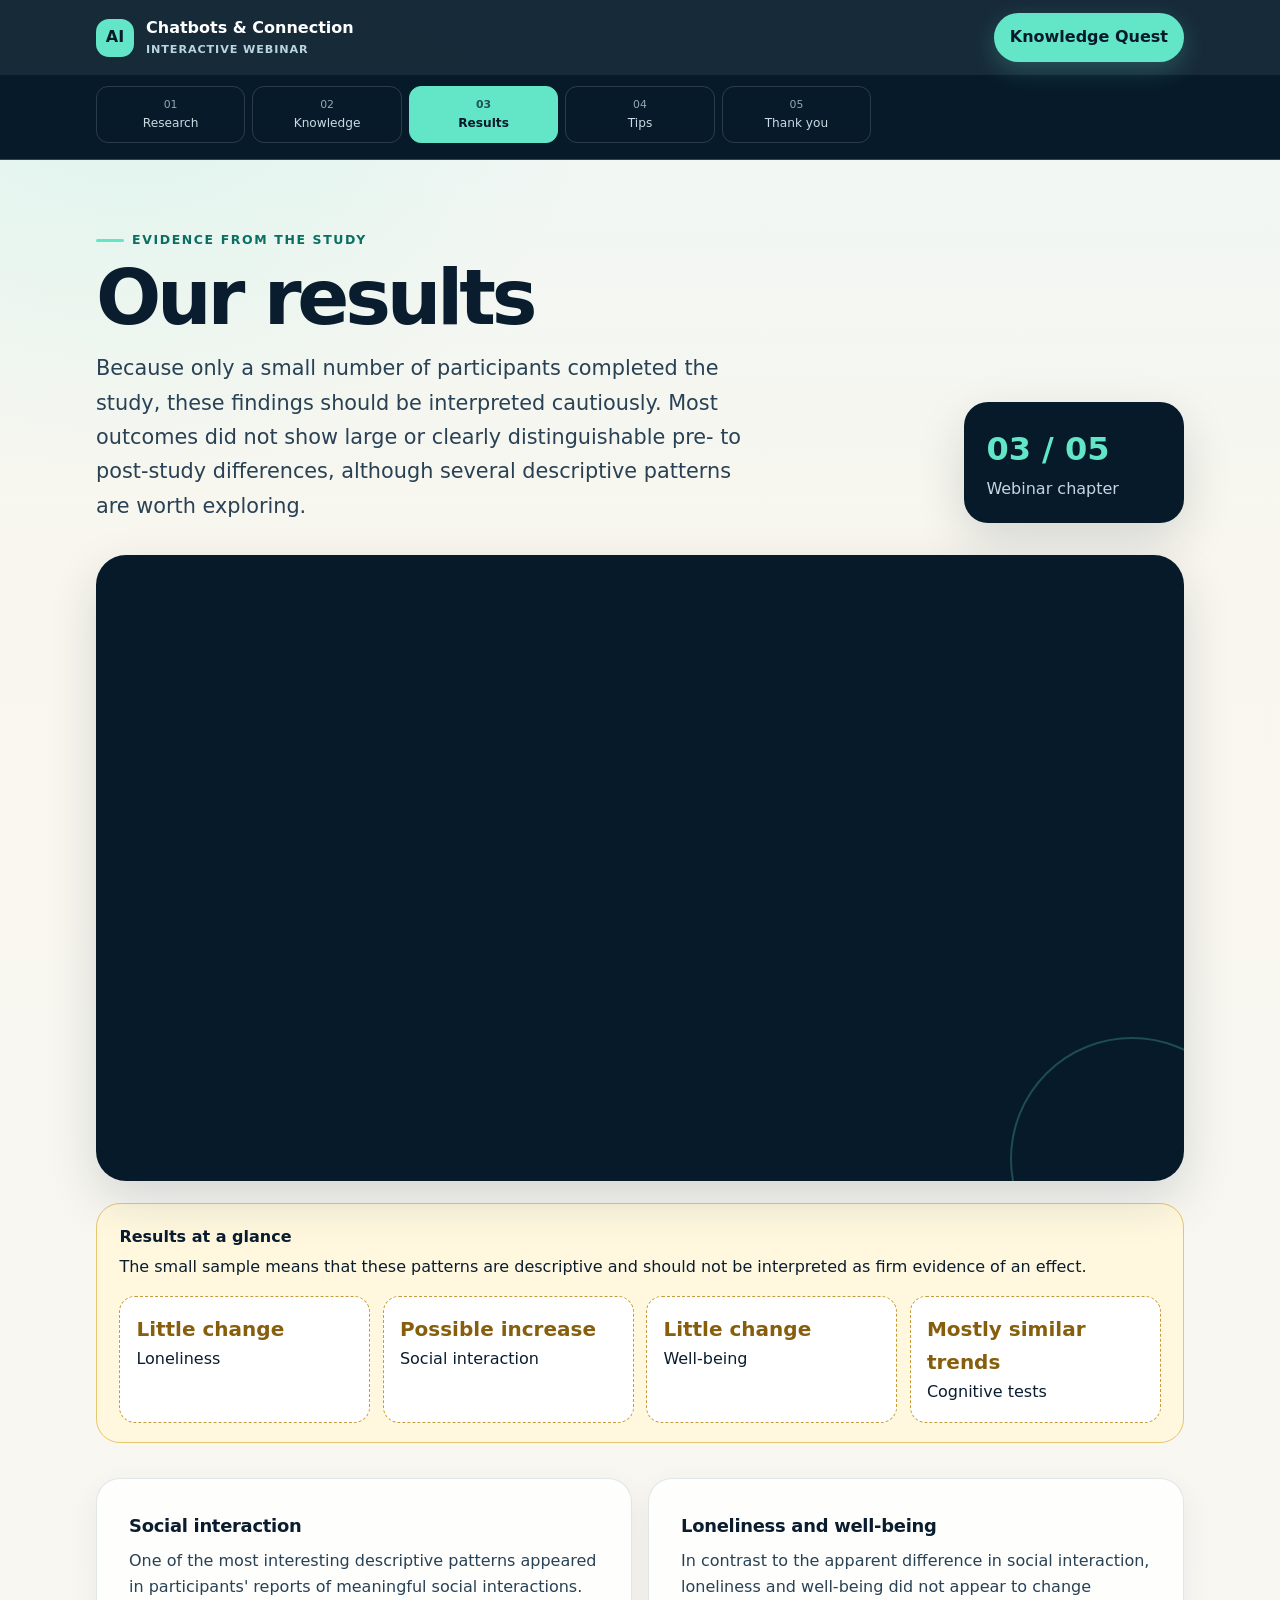
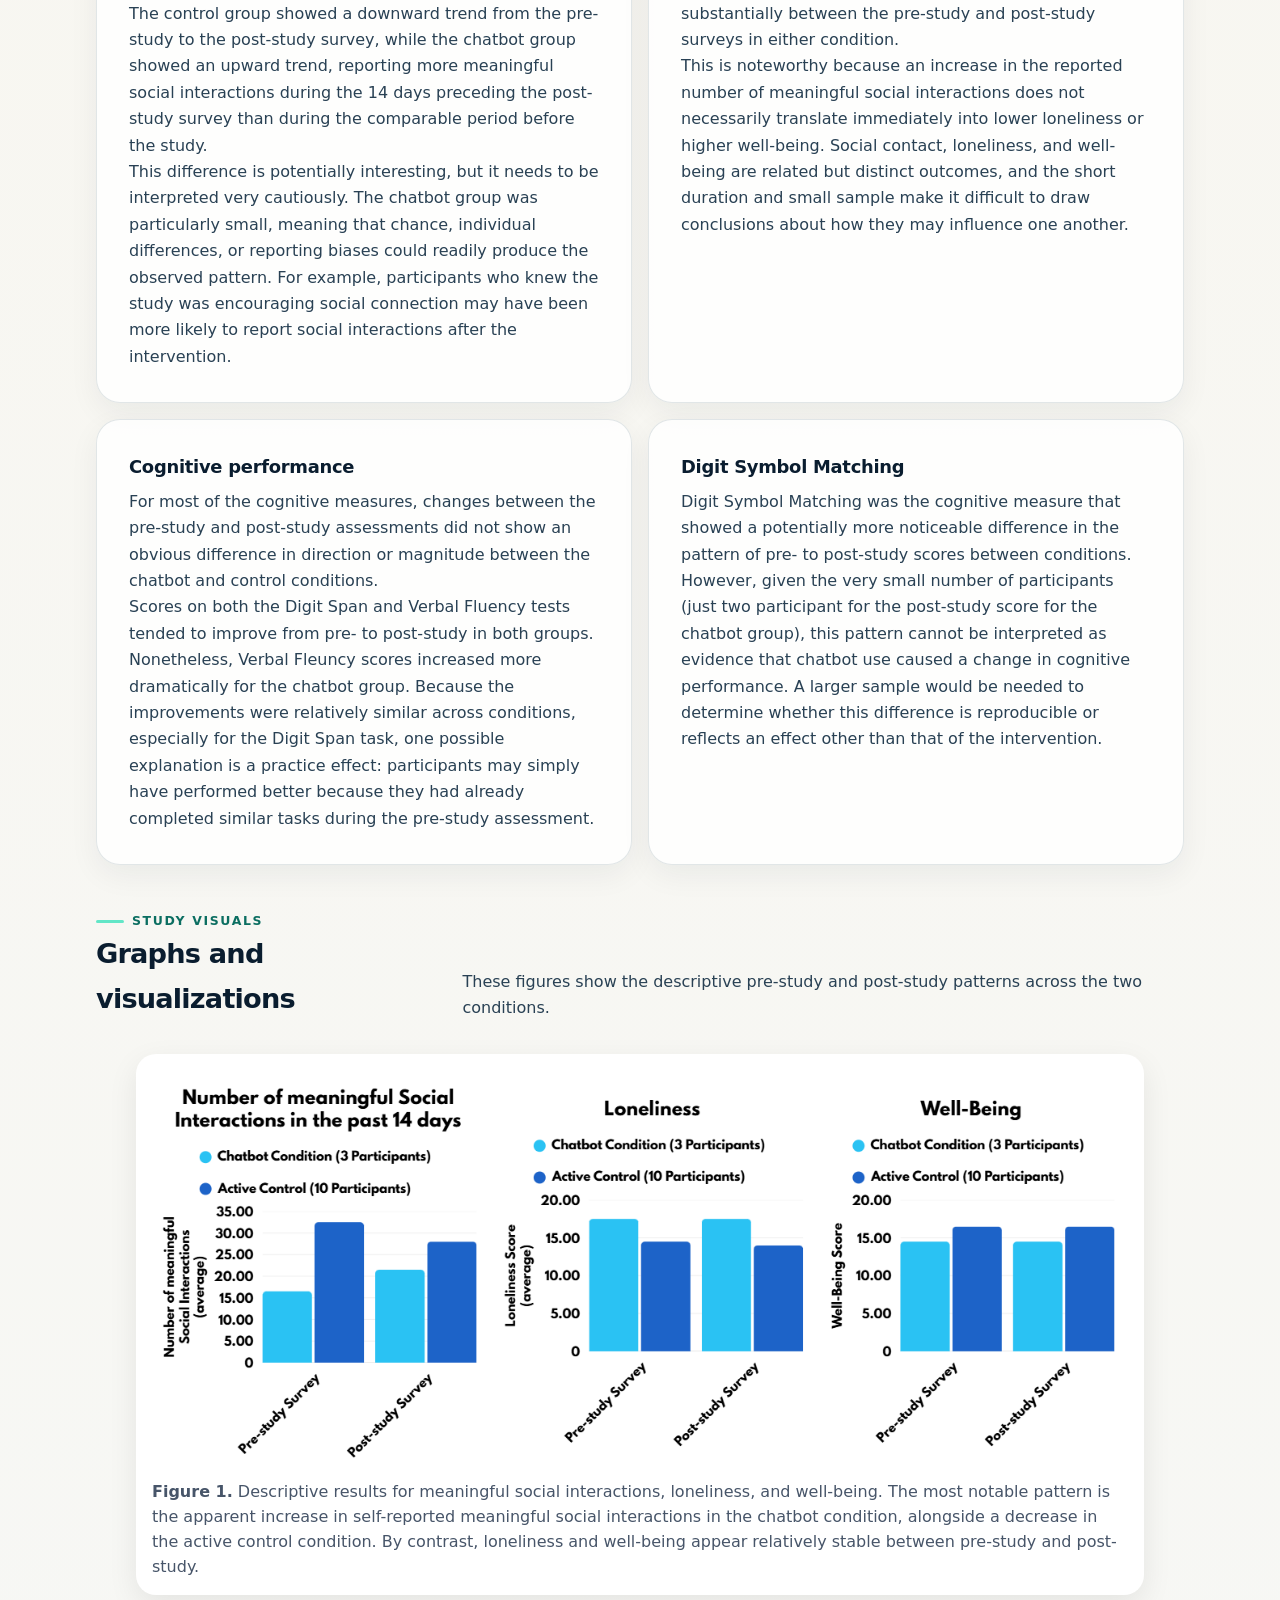
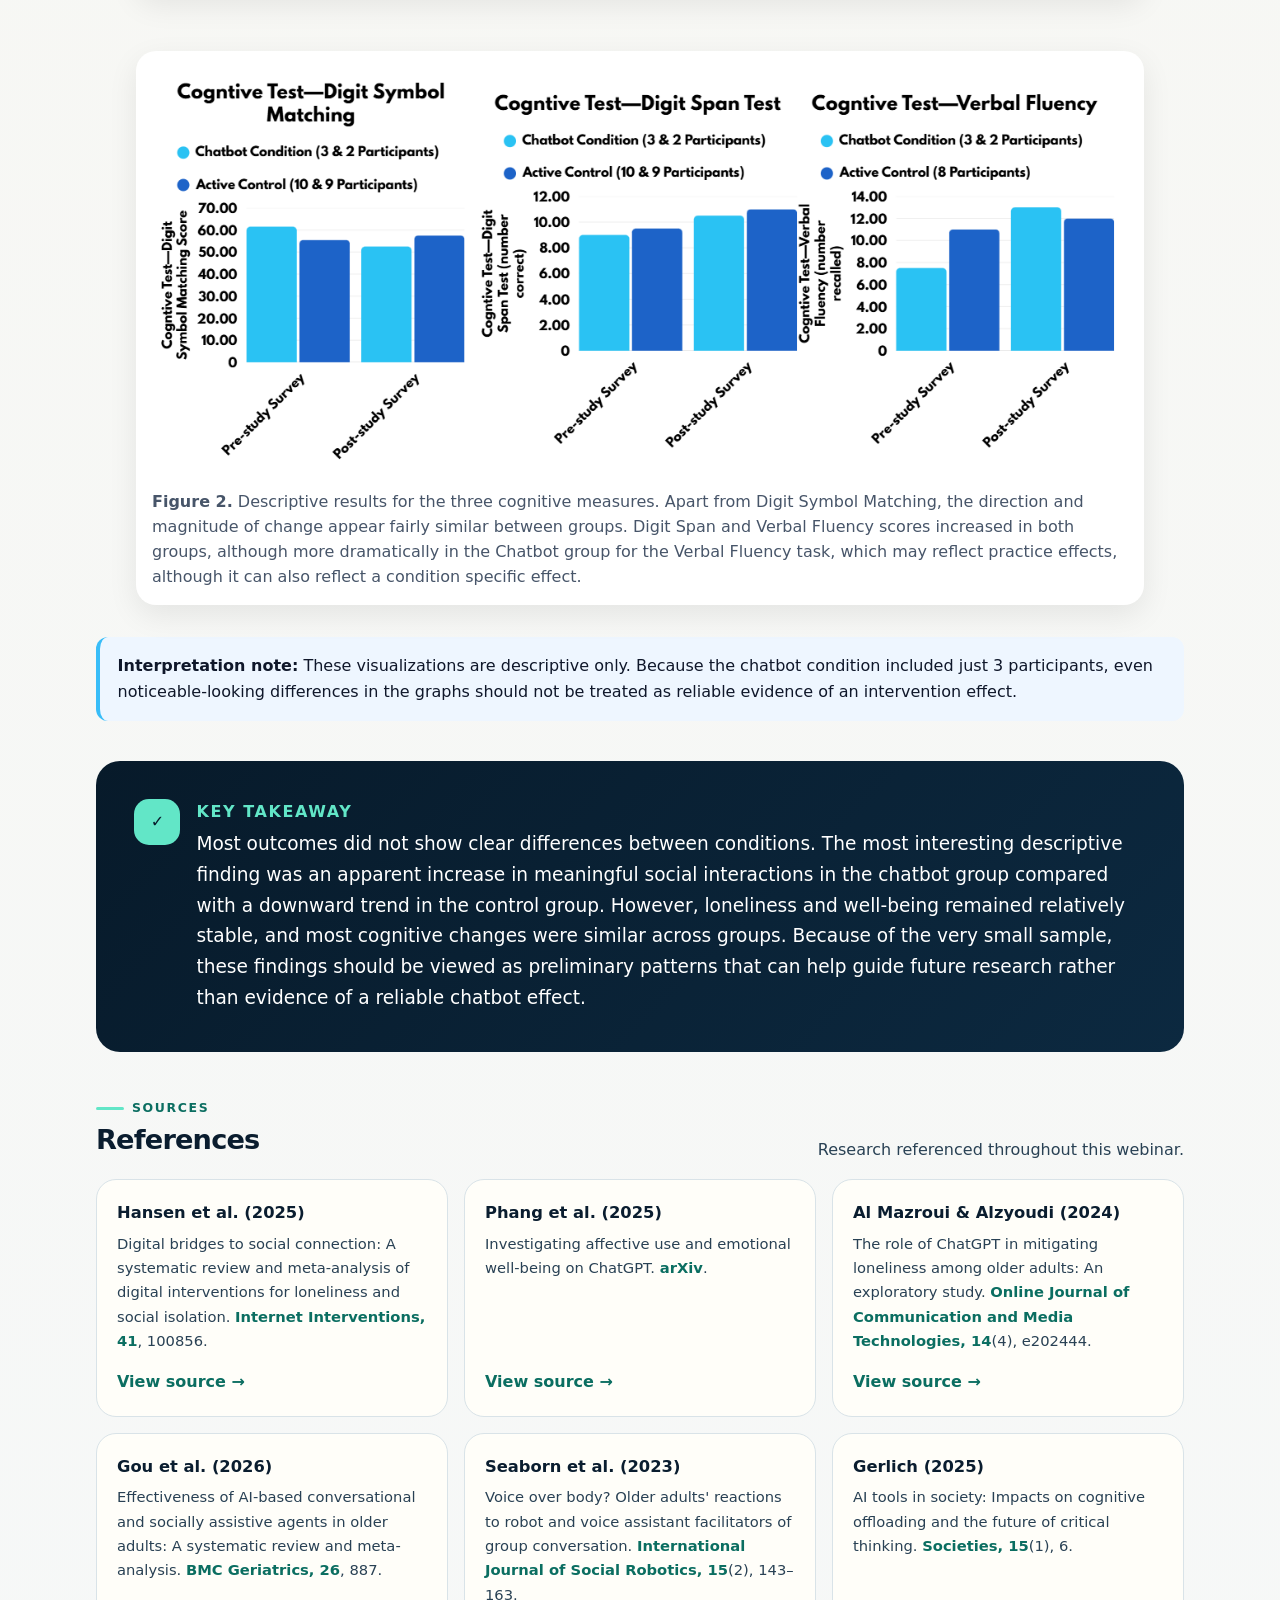
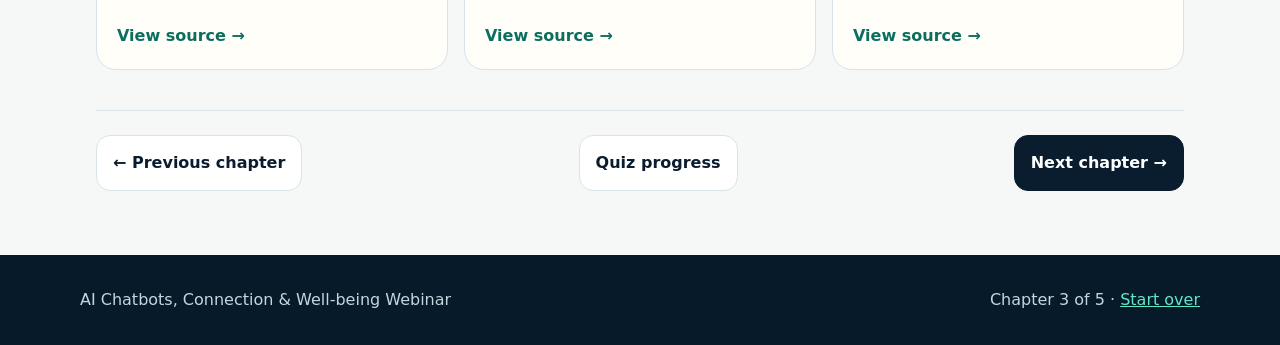
<file: our-results.html>
<!doctype html>
<html lang="en">
<head>
  <meta charset="utf-8">
  <meta name="viewport" content="width=device-width, initial-scale=1">
  <meta name="description" content="Descriptive findings from our study examining AI chatbot use, social interaction, well-being, loneliness, and cognitive performance.">
  <title>3. Our results | AI Chatbots Webinar</title>
  <link rel="stylesheet" href="style.css">
  <script src="app.js" defer></script>

  <style>
    .chart-gallery {
      display: grid;
      gap: 1.5rem;
      margin-top: 1rem;
    }

    .chart-card {
      background: #fff;
      border-radius: 20px;
      padding: 1rem;
      box-shadow: 0 10px 30px rgba(0, 0, 0, 0.08);
    }

    .chart-card img {
      width: 100%;
      height: auto;
      display: block;
      border-radius: 12px;
    }

    .chart-card figcaption {
      margin-top: 0.85rem;
      color: #475569;
      line-height: 1.55;
    }

    .results-note {
      background: #eef6ff;
      border-left: 4px solid #38bdf8;
      padding: 1rem 1.1rem;
      border-radius: 12px;
      margin-top: 1rem;
      color: #0f172a;
      line-height: 1.6;
    }
  </style>
</head>
<body>
<a class="skip-link" href="#main">Skip to main content</a>

<header class="site-header">
  <div class="header-inner">
    <a class="brand" href="index.html">
      <span class="brand-mark">AI</span>
      <span class="brand-copy">
        Chatbots &amp; Connection
        <small>Interactive webinar</small>
      </span>
    </a>

    <div class="header-actions">
      <button class="quiz-launch" data-open-quiz>Knowledge Quest</button>
    </div>
  </div>

  <nav class="chapter-nav" aria-label="Webinar chapters">
    <ol>
      <li><a href="index.html"><span>01</span>Research</a></li>
      <li><a href="knowledge-and-gaps.html"><span>02</span>Knowledge</a></li>
      <li><a href="our-results.html" aria-current="page"><span>03</span>Results</a></li>
      <li><a href="ai-chatbot-tips.html"><span>04</span>Tips</a></li>
      <li><a href="thank-you.html"><span>05</span>Thank you</a></li>
    </ol>
  </nav>
</header>

<main id="main">

  <section class="hero">
    <div>
      <span class="eyebrow">Evidence from the study</span>
      <h1>Our results</h1>
      <p>
        Because only a small number of participants completed the study, these findings should be interpreted cautiously.
        Most outcomes did not show large or clearly distinguishable pre- to post-study differences, although several
        descriptive patterns are worth exploring.
      </p>
    </div>

    <aside class="chapter-badge" aria-label="Chapter 3 of 5">
      <strong>03 / 05</strong>
      <span>Webinar chapter</span>
    </aside>
  </section>

  <!-- ==========================================
     VIDEO
     ========================================== -->

<section
  class="video-card"
  aria-label="Chapter video"
>

  <div style="
    position: relative;
    width: 100%;
    padding-bottom: 56.25%;
    height: 0;
    overflow: hidden;
    border-radius: 12px;
  ">

    <iframe
      src="https://www.youtube.com/embed/Ltq8ivL1Gyg"
      title="Chapter 1: Research Overview"
      style="
        position: absolute;
        top: 0;
        left: 0;
        width: 100%;
        height: 100%;
        border: 0;
      "
      allow="accelerometer; autoplay; clipboard-write; encrypted-media; gyroscope; picture-in-picture; web-share"
      allowfullscreen
    ></iframe>

  </div>

</section>

  <section class="results-panel" aria-label="Summary of study results">
    <strong>Results at a glance</strong>
    The small sample means that these patterns are descriptive and should not be interpreted as firm evidence of an effect.

    <div class="placeholder-grid">
      <div class="placeholder-stat">
        <b>Little change</b>
        Loneliness
      </div>

      <div class="placeholder-stat">
        <b>Possible increase</b>
        Social interaction
      </div>

      <div class="placeholder-stat">
        <b>Little change</b>
        Well-being
      </div>

      <div class="placeholder-stat">
        <b>Mostly similar trends</b>
        Cognitive tests
      </div>
    </div>
  </section>

  <section class="content-grid" aria-label="Chapter explanation">

    <article class="info-card">
      <h2>Social interaction</h2>
      <p>
        One of the most interesting descriptive patterns appeared in participants' reports of meaningful social interactions.
        The control group showed a downward trend from the pre-study to the post-study survey, while the chatbot group showed
        an upward trend, reporting more meaningful social interactions during the 14 days preceding the post-study survey than
        during the comparable period before the study.
      </p>

      <p>
        This difference is potentially interesting, but it needs to be interpreted very cautiously. The chatbot group was
        particularly small, meaning that chance, individual differences, or reporting biases could readily produce the observed
        pattern. For example, participants who knew the study was encouraging social connection may have been more likely to
        report social interactions after the intervention.
      </p>
    </article>

    <article class="info-card">
      <h2>Loneliness and well-being</h2>
      <p>
        In contrast to the apparent difference in social interaction, loneliness and well-being did not appear to change
        substantially between the pre-study and post-study surveys in either condition.
      </p>

      <p>
        This is noteworthy because an increase in the reported number of meaningful social interactions does not necessarily
        translate immediately into lower loneliness or higher well-being. Social contact, loneliness, and well-being are
        related but distinct outcomes, and the short duration and small sample make it difficult to draw conclusions about
        how they may influence one another.
      </p>
    </article>

    <article class="info-card">
      <h2>Cognitive performance</h2>
      <p>
        For most of the cognitive measures, changes between the pre-study and post-study assessments did not show an obvious
        difference in direction or magnitude between the chatbot and control conditions.
      </p>

      <p>
        Scores on both the Digit Span and Verbal Fluency tests tended to improve from pre- to post-study in both groups. Nonetheless, Verbal Fleuncy scores increased more dramatically for the chatbot group.
        Because the improvements were relatively similar across conditions, especially for the Digit Span task, one possible explanation is a practice effect:
        participants may simply have performed better because they had already completed similar tasks during the pre-study
        assessment.
      </p>
    </article>

    <article class="info-card">
      <h2>Digit Symbol Matching</h2>
      <p>
        Digit Symbol Matching was the cognitive measure that showed a potentially more noticeable difference in the pattern
        of pre- to post-study scores between conditions.
      </p>

      <p>
        However, given the very small number of participants (just two participant for the post-study score for the chatbot group), this pattern cannot be interpreted as evidence that chatbot use
        caused a change in cognitive performance. A larger sample would be needed to determine whether this difference is
        reproducible or reflects an effect other than that of the intervention.
      </p>
    </article>

  </section>

  <section class="resources" aria-labelledby="chartsTitle">
    <div class="section-heading">
      <div>
        <span class="eyebrow">Study visuals</span>
        <h2 id="chartsTitle">Graphs and visualizations</h2>
      </div>
      <p>These figures show the descriptive pre-study and post-study patterns across the two conditions.</p>
    </div>

    <div class="chart-gallery">

      <figure class="chart-card">
        <img
          src="social interaction test results.png"
          alt="Three bar charts comparing chatbot and active control groups on meaningful social interactions, loneliness, and well-being at pre-study and post-study survey.">
        <figcaption>
          <strong>Figure 1.</strong> Descriptive results for meaningful social interactions, loneliness, and well-being.
          The most notable pattern is the apparent increase in self-reported meaningful social interactions in the chatbot
          condition, alongside a decrease in the active control condition. By contrast, loneliness and well-being appear
          relatively stable between pre-study and post-study.
        </figcaption>
      </figure>

      <figure class="chart-card">
        <img
          src="cogntive test results.png"
          alt="Three bar charts comparing chatbot and active control groups on digit symbol matching, digit span, and verbal fluency at pre-study and post-study survey.">
        <figcaption>
          <strong>Figure 2.</strong> Descriptive results for the three cognitive measures. Apart from Digit Symbol Matching,
          the direction and magnitude of change appear fairly similar between groups. Digit Span and Verbal Fluency scores
          increased in both groups, although more dramatically in the Chatbot group for the Verbal Fluency task, which may reflect practice effects, although it can also reflect a condition specific effect.
        </figcaption>
      </figure>

    </div>

    <div class="results-note">
      <strong>Interpretation note:</strong> These visualizations are descriptive only. Because the chatbot condition included
      just 3 participants, even noticeable-looking differences in the graphs should not be treated as reliable evidence of
      an intervention effect.
    </div>
  </section>

  <section class="takeaway">
    <div class="takeaway-icon">✓</div>

    <div>
      <h2>Key takeaway</h2>
      <p>
        Most outcomes did not show clear differences between conditions. The most interesting descriptive finding was an
        apparent increase in meaningful social interactions in the chatbot group compared with a downward trend in the control
        group. However, loneliness and well-being remained relatively stable, and most cognitive changes were similar across
        groups. Because of the very small sample, these findings should be viewed as preliminary patterns that can help guide
        future research rather than evidence of a reliable chatbot effect.
      </p>
    </div>
  </section>

  <section class="resources">
    <div class="section-heading">
      <div>
        <span class="eyebrow">Sources</span>
        <h2>References</h2>
      </div>

      <p>
        Research referenced throughout this webinar.
      </p>
    </div>

    <div class="resource-list">

      <a class="resource-link" href="https://doi.org/10.1016/j.invent.2025.100856" target="_blank" rel="noopener noreferrer">
        <strong>Hansen et al. (2025)</strong>
        <span>
          Digital bridges to social connection: A systematic review and meta-analysis of digital interventions for loneliness and social isolation.
          <em>Internet Interventions, 41</em>, 100856.
        </span>
        <em>View source →</em>
      </a>

      <a class="resource-link" href="https://doi.org/10.48550/arXiv.2504.03888" target="_blank" rel="noopener noreferrer">
        <strong>Phang et al. (2025)</strong>
        <span>
          Investigating affective use and emotional well-being on ChatGPT.
          <em>arXiv</em>.
        </span>
        <em>View source →</em>
      </a>

      <a class="resource-link" href="https://doi.org/10.30935/ojcmt/14777" target="_blank" rel="noopener noreferrer">
        <strong>Al Mazroui &amp; Alzyoudi (2024)</strong>
        <span>
          The role of ChatGPT in mitigating loneliness among older adults: An exploratory study.
          <em>Online Journal of Communication and Media Technologies, 14</em>(4), e202444.
        </span>
        <em>View source →</em>
      </a>

      <a class="resource-link" href="https://doi.org/10.1186/s12877-026-07418-6" target="_blank" rel="noopener noreferrer">
        <strong>Gou et al. (2026)</strong>
        <span>
          Effectiveness of AI-based conversational and socially assistive agents in older adults: A systematic review and meta-analysis.
          <em>BMC Geriatrics, 26</em>, 887.
        </span>
        <em>View source →</em>
      </a>

      <a class="resource-link" href="https://doi.org/10.1007/s12369-022-00925-7" target="_blank" rel="noopener noreferrer">
        <strong>Seaborn et al. (2023)</strong>
        <span>
          Voice over body? Older adults' reactions to robot and voice assistant facilitators of group conversation.
          <em>International Journal of Social Robotics, 15</em>(2), 143–163.
        </span>
        <em>View source →</em>
      </a>

      <a class="resource-link" href="https://doi.org/10.3390/soc15010006" target="_blank" rel="noopener noreferrer">
        <strong>Gerlich (2025)</strong>
        <span>
          AI tools in society: Impacts on cognitive offloading and the future of critical thinking.
          <em>Societies, 15</em>(1), 6.
        </span>
        <em>View source →</em>
      </a>

    </div>
  </section>

  <nav class="page-controls" aria-label="Chapter controls">
    <a href="knowledge-and-gaps.html">← Previous chapter</a>
    <button data-open-quiz>Quiz progress</button>
    <a class="next" href="ai-chatbot-tips.html">Next chapter →</a>
  </nav>

</main>

<footer class="site-footer">
  <div class="footer-inner">
    <span>AI Chatbots, Connection &amp; Well-being Webinar</span>
    <span>Chapter 3 of 5 · <a href="index.html">Start over</a></span>
  </div>
</footer>

<dialog class="quiz-dialog" id="quizDialog" aria-labelledby="quizTitle">
  <div class="quiz-shell">

    <div class="quiz-top">
      <div>
        <span class="eyebrow">Interactive game</span>
        <h2 id="quizTitle">Knowledge Quest</h2>
      </div>

      <button class="quiz-close" data-close-quiz aria-label="Close quiz">×</button>
    </div>

    <div id="quizContent"></div>

  </div>
</dialog>

</body>
</html>
</file>
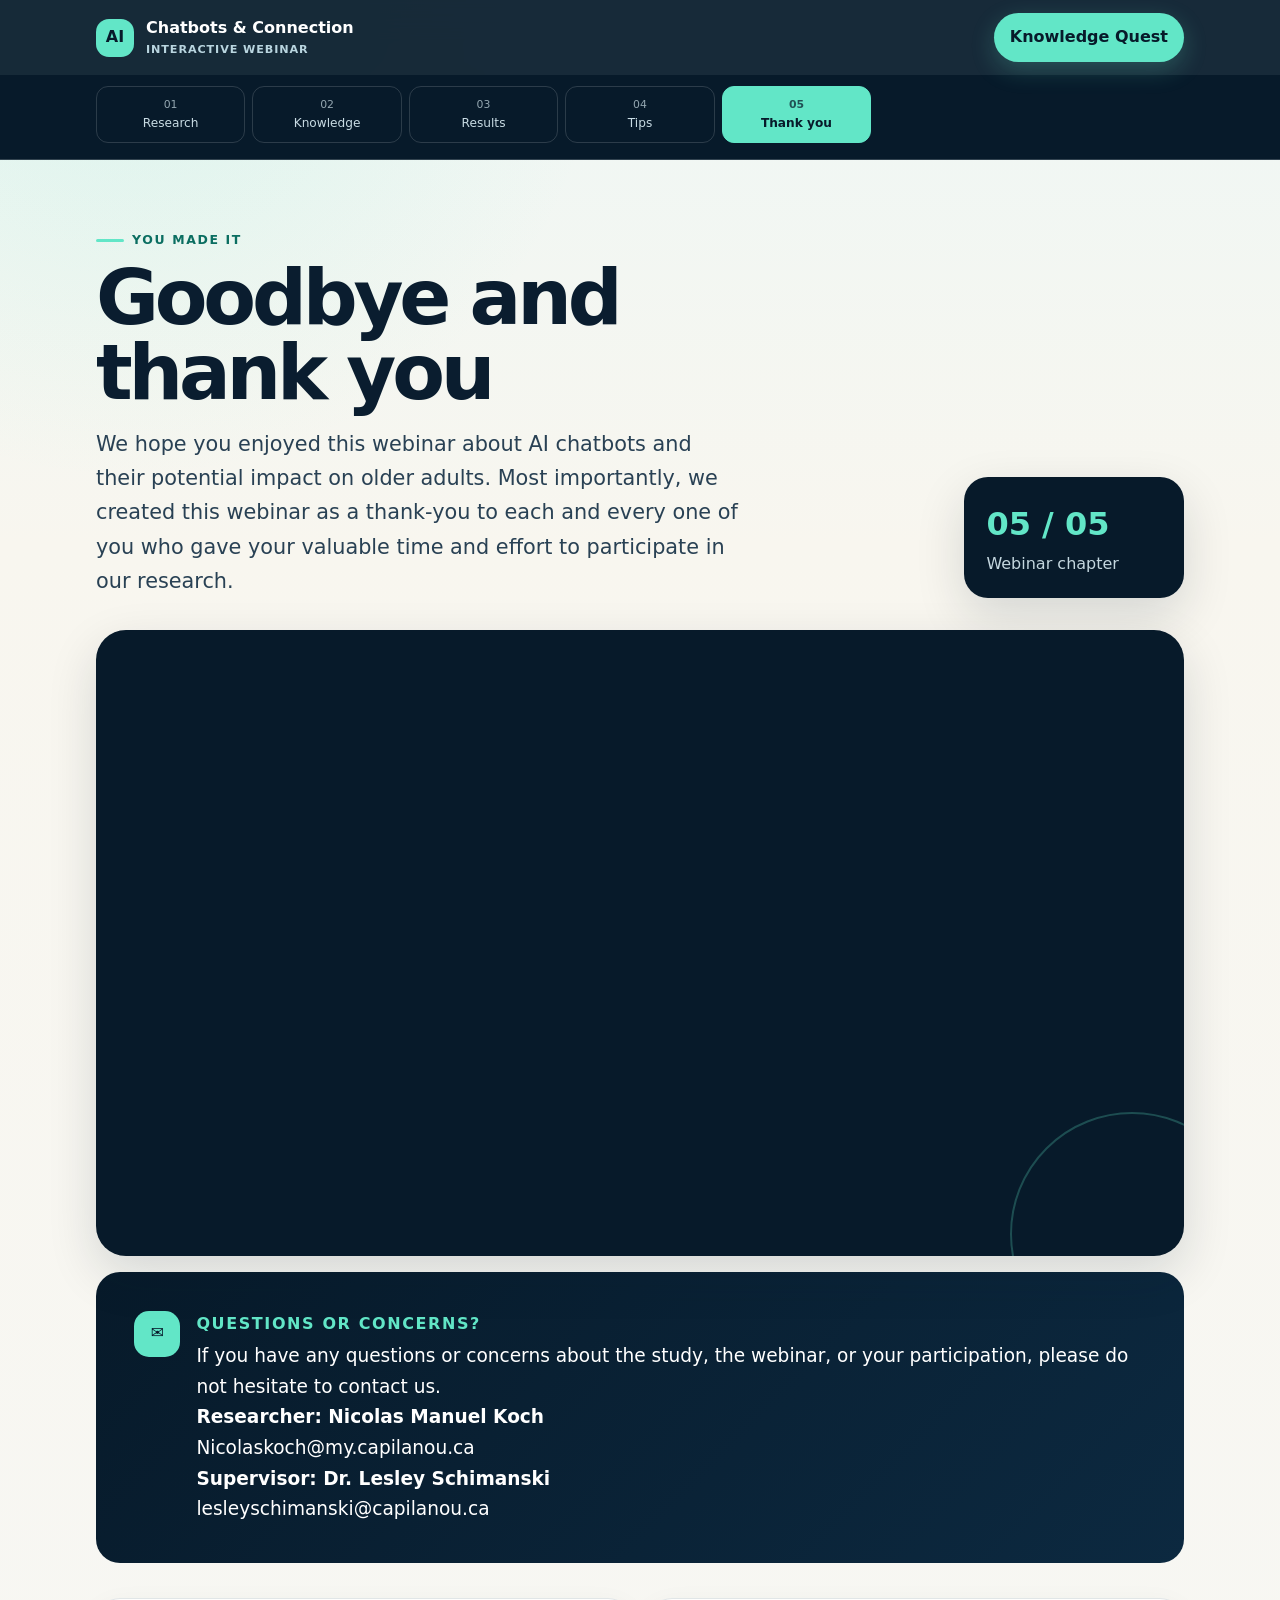
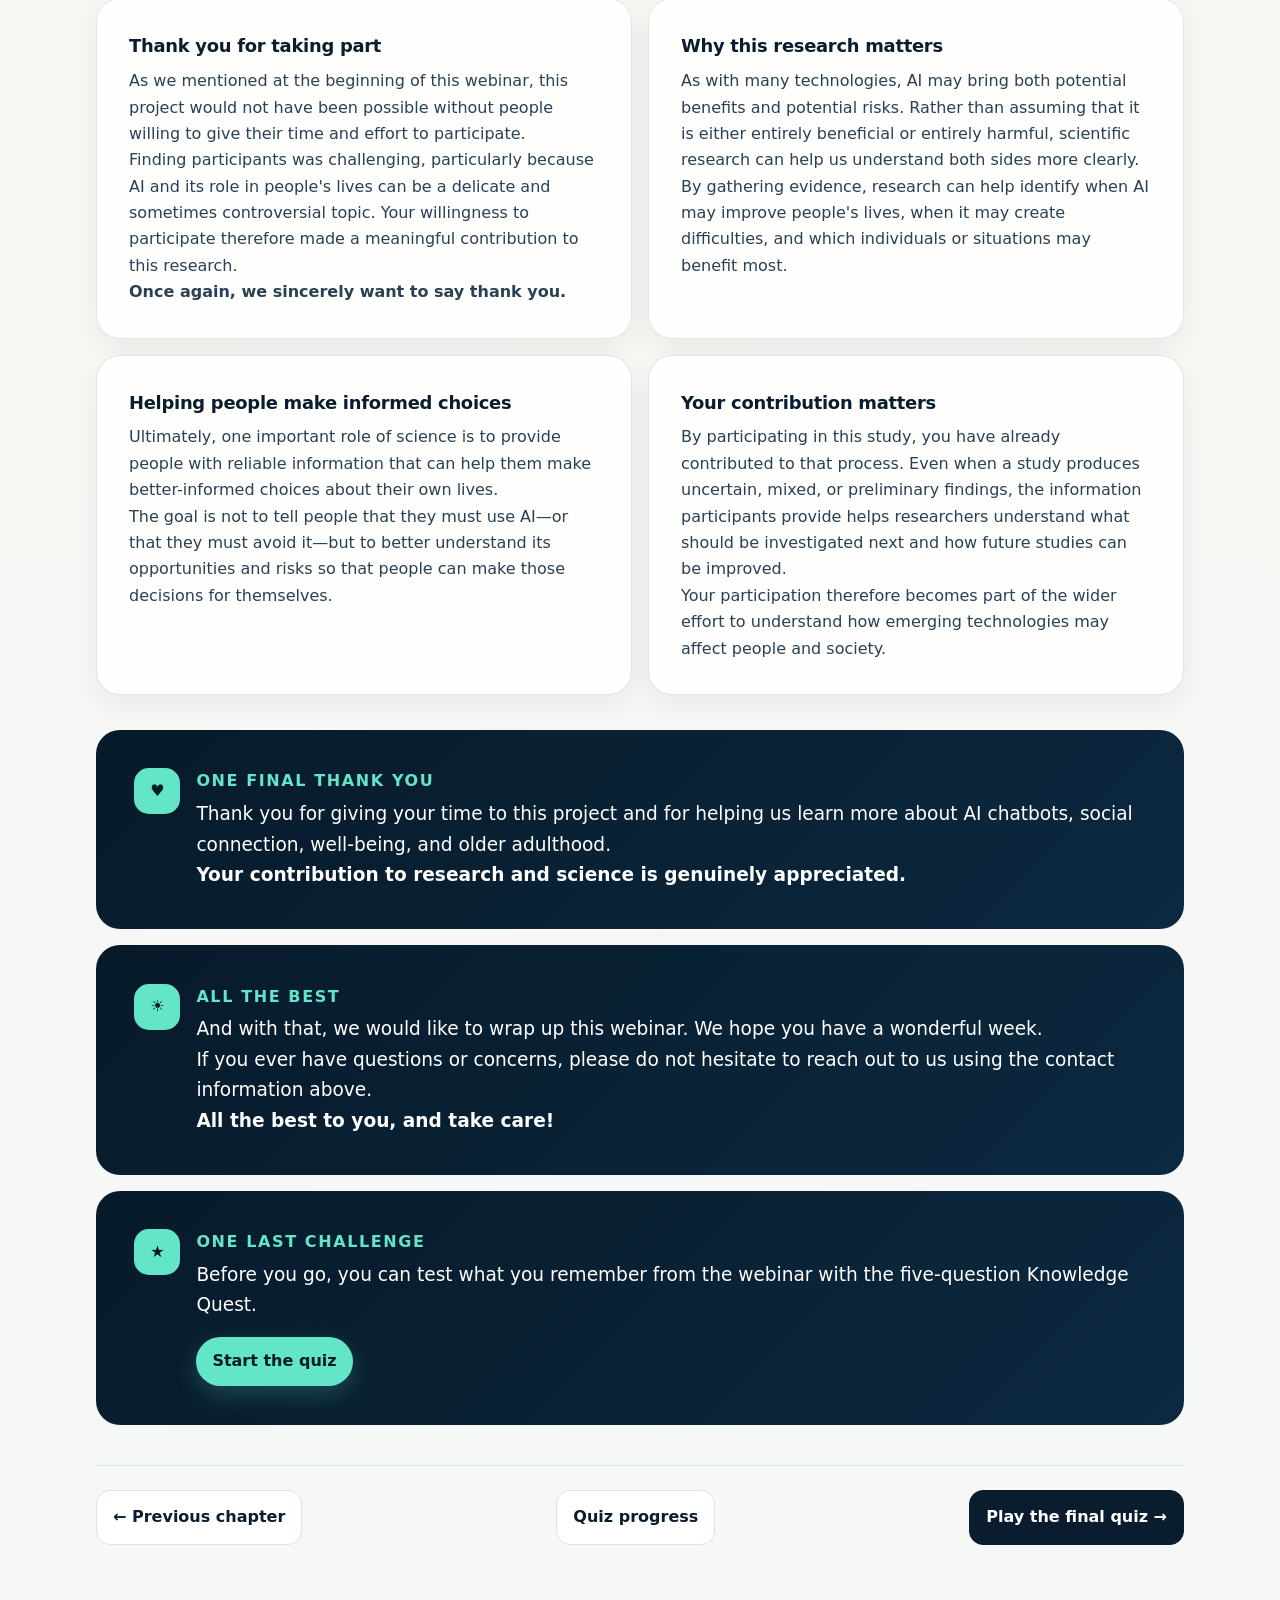
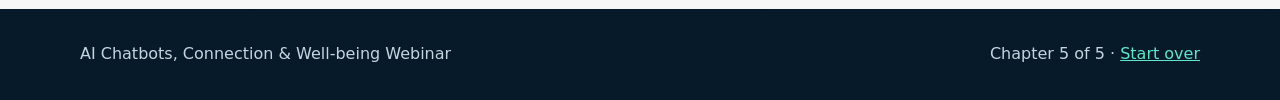
<file: thank-you.html>
<!doctype html>
<html lang="en">
<head>
  <meta charset="utf-8">
  <meta name="viewport" content="width=device-width, initial-scale=1">

  <meta
    name="description"
    content="Thank you for taking part in our research and webinar exploring AI chatbots and their potential impact on older adults."
  >

  <title>5. Goodbye and thank you | AI Chatbots Webinar</title>

  <link rel="stylesheet" href="style.css">
  <script src="app.js" defer></script>
</head>

<body>

<a class="skip-link" href="#main">Skip to main content</a>


<header class="site-header">

  <div class="header-inner">

    <a class="brand" href="index.html">

      <span class="brand-mark">AI</span>

      <span class="brand-copy">
        Chatbots &amp; Connection
        <small>Interactive webinar</small>
      </span>

    </a>


    <div class="header-actions">

      <button class="quiz-launch" data-open-quiz>
        Knowledge Quest
      </button>

    </div>

  </div>


  <nav class="chapter-nav" aria-label="Webinar chapters">

    <ol>

      <li>
        <a href="index.html">
          <span>01</span>Research
        </a>
      </li>

      <li>
        <a href="knowledge-and-gaps.html">
          <span>02</span>Knowledge
        </a>
      </li>

      <li>
        <a href="our-results.html">
          <span>03</span>Results
        </a>
      </li>

      <li>
        <a href="ai-chatbot-tips.html">
          <span>04</span>Tips
        </a>
      </li>

      <li>
        <a href="thank-you.html" aria-current="page">
          <span>05</span>Thank you
        </a>
      </li>

    </ol>

  </nav>

</header>



<main id="main">


  <!-- HERO -->

  <section class="hero">

    <div>

      <span class="eyebrow">
        You made it
      </span>

      <h1>
        Goodbye and thank you
      </h1>

      <p>
        We hope you enjoyed this webinar about AI chatbots and their
        potential impact on older adults. Most importantly, we created
        this webinar as a thank-you to each and every one of you who
        gave your valuable time and effort to participate in our research.
      </p>

    </div>


    <aside
      class="chapter-badge"
      aria-label="Chapter 5 of 5"
    >

      <strong>
        05 / 05
      </strong>

      <span>
        Webinar chapter
      </span>

    </aside>

  </section>



  <!-- VIDEO -->

<!-- ==========================================
     VIDEO
     ========================================== -->

<section
  class="video-card"
  aria-label="Chapter video"
>

  <div style="
    position: relative;
    width: 100%;
    padding-bottom: 56.25%;
    height: 0;
    overflow: hidden;
    border-radius: 12px;
  ">

    <iframe
      src="https://www.youtube.com/embed/rdmvtGEHa60"
      title="Chapter 1: Research Overview"
      style="
        position: absolute;
        top: 0;
        left: 0;
        width: 100%;
        height: 100%;
        border: 0;
      "
      allow="accelerometer; autoplay; clipboard-write; encrypted-media; gyroscope; picture-in-picture; web-share"
      allowfullscreen
    ></iframe>

  </div>


</section>


  <!-- CONTACT INFORMATION -->

  <section class="takeaway" style="margin-top:1rem">

    <div class="takeaway-icon">
      ✉
    </div>

    <div>

      <h2>
        Questions or concerns?
      </h2>

      <p>
        If you have any questions or concerns about the study,
        the webinar, or your participation, please do not hesitate
        to contact us.
      </p>

      <p>
        <strong>Researcher: Nicolas Manuel Koch</strong>
        <br>
        Nicolaskoch@my.capilanou.ca
        <br>
        <strong>Supervisor: Dr. Lesley Schimanski</strong>
        <br>
        lesleyschimanski@capilanou.ca
      </p>

    </div>

  </section>



  <!-- CLOSING MESSAGE -->

  <section
    class="content-grid"
    aria-label="Closing message"
  >


    <article class="info-card">

      <h2>
        Thank you for taking part
      </h2>

      <p>
        As we mentioned at the beginning of this webinar, this project
        would not have been possible without people willing to give their
        time and effort to participate.
      </p>

      <p>
        Finding participants was challenging, particularly because AI
        and its role in people's lives can be a delicate
        and sometimes controversial topic. Your willingness to participate
        therefore made a meaningful contribution to this research.
      </p>

      <p>
        <strong>
          Once again, we sincerely want to say thank you.
        </strong>
      </p>

    </article>



    <article class="info-card">

      <h2>
        Why this research matters
      </h2>

      <p>
        As with many technologies, AI may bring both potential benefits
        and potential risks. Rather than assuming that it is either
        entirely beneficial or entirely harmful, scientific research can
        help us understand both sides more clearly.
      </p>

      <p>
        By gathering evidence, research can help identify when AI may
        improve people's lives, when it may create difficulties, and
        which individuals or situations may benefit most.
      </p>

    </article>



    <article class="info-card">

      <h2>
        Helping people make informed choices
      </h2>

      <p>
        Ultimately, one important role of science is to provide people
        with reliable information that can help them make better-informed
        choices about their own lives.
      </p>

      <p>
        The goal is not to tell people that they must use AI—or that
        they must avoid it—but to better understand its opportunities
        and risks so that people can make those decisions for themselves.
      </p>

    </article>



    <article class="info-card">

      <h2>
        Your contribution matters
      </h2>

      <p>
        By participating in this study, you have already contributed to
        that process. Even when a study produces uncertain, mixed, or
        preliminary findings, the information participants provide helps
        researchers understand what should be investigated next and how
        future studies can be improved.
      </p>

      <p>
        Your participation therefore becomes part of the wider effort
        to understand how emerging technologies may affect people and
        society.
      </p>

    </article>


  </section>



  <!-- FINAL TAKEAWAY -->

  <section class="takeaway">

    <div class="takeaway-icon">
      ♥
    </div>

    <div>

      <h2>
        One final thank you
      </h2>

      <p>
        Thank you for giving your time to this project and for helping
        us learn more about AI chatbots, social connection, well-being,
        and older adulthood.
      </p>

      <p>
        <strong>
          Your contribution to research and science is genuinely appreciated.
        </strong>
      </p>

    </div>

  </section>



  <!-- FINAL GOODBYE -->

  <section class="takeaway" style="margin-top:1rem">

    <div class="takeaway-icon">
      ☀
    </div>

    <div>

      <h2>
        All the best
      </h2>

      <p>
        And with that, we would like to wrap up this webinar.
        We hope you have a wonderful week.
      </p>

      <p>
        If you ever have questions or concerns, please do not hesitate
        to reach out to us using the contact information above.
      </p>

      <p>
        <strong>
          All the best to you, and take care!
        </strong>
      </p>

    </div>

  </section>



  <!-- KNOWLEDGE QUEST -->

  <section class="takeaway" style="margin-top:1rem">

    <div class="takeaway-icon">
      ★
    </div>

    <div>

      <h2>
        One last challenge
      </h2>

      <p>
        Before you go, you can test what you remember from the webinar
        with the five-question Knowledge Quest.
      </p>

      <button
        class="quiz-launch"
        data-open-quiz
        style="margin-top:1rem"
      >
        Start the quiz
      </button>

    </div>

  </section>


  <!-- PAGE NAVIGATION -->

  <nav
    class="page-controls"
    aria-label="Chapter controls"
  >

    <a href="ai-chatbot-tips.html">
      ← Previous chapter
    </a>

    <button data-open-quiz>
      Quiz progress
    </button>

    <button
      class="next"
      data-open-quiz
    >
      Play the final quiz →
    </button>

  </nav>


</main>



<footer class="site-footer">

  <div class="footer-inner">

    <span>
      AI Chatbots, Connection &amp; Well-being Webinar
    </span>

    <span>
      Chapter 5 of 5 ·
      <a href="index.html">
        Start over
      </a>
    </span>

  </div>

</footer>



<!-- QUIZ DIALOG -->

<dialog
  class="quiz-dialog"
  id="quizDialog"
  aria-labelledby="quizTitle"
>

  <div class="quiz-shell">

    <div class="quiz-top">

      <div>

        <span class="eyebrow">
          Interactive game
        </span>

        <h2 id="quizTitle">
          Knowledge Quest
        </h2>

      </div>


      <button
        class="quiz-close"
        data-close-quiz
        aria-label="Close quiz"
      >
        ×
      </button>

    </div>


    <div id="quizContent"></div>

  </div>

</dialog>


</body>
</html>
</file>
<file: style.css>
:root{
  --ink:#0a1d2f;
  --ink-soft:#294154;
  --navy:#071a2a;
  --navy-2:#0c2940;
  --mint:#62e6c7;
  --sky:#a8c7fa;
  --cream:#f7f4ec;
  --paper:#fffef9;
  --line:#d9e3e8;
  --warning:#f4c36a;
  --shadow:0 18px 50px rgba(5,27,43,.14);
  --radius:24px;
  --max:1120px;
}
*{box-sizing:border-box}
html{scroll-behavior:smooth}
body{
  margin:0;
  font-family:Inter,ui-sans-serif,system-ui,-apple-system,BlinkMacSystemFont,"Segoe UI",sans-serif;
  color:var(--ink);
  background:
    radial-gradient(circle at 10% 0%,rgba(98,230,199,.15),transparent 30rem),
    linear-gradient(180deg,#eef7f5 0,#f8f6ef 34rem,#f6f8f8 100%);
  line-height:1.65;
}
a{color:inherit}
button,input{font:inherit}
.skip-link{
  position:absolute;left:-9999px;top:8px;background:white;padding:.75rem 1rem;z-index:1000;border-radius:10px
}
.skip-link:focus{left:8px}
.site-header{
  position:sticky;top:0;z-index:50;
  background:rgba(7,26,42,.93);
  backdrop-filter:blur(16px);
  color:white;
  border-bottom:1px solid rgba(255,255,255,.12)
}
.header-inner{
  max-width:var(--max);margin:auto;padding:.8rem 1rem;
  display:flex;align-items:center;justify-content:space-between;gap:1rem
}
.brand{display:flex;align-items:center;gap:.75rem;text-decoration:none;font-weight:800}
.brand-mark{
  width:38px;height:38px;border-radius:13px;
  display:grid;place-items:center;background:var(--mint);color:var(--navy);font-weight:900
}
.brand-copy small{display:block;color:#b9d5df;font-size:.7rem;letter-spacing:.08em;text-transform:uppercase}
.header-actions{display:flex;align-items:center;gap:.7rem}
.quiz-launch{
  border:0;border-radius:999px;padding:.72rem 1rem;font-weight:800;
  color:var(--navy);background:var(--mint);cursor:pointer;
  box-shadow:0 8px 24px rgba(98,230,199,.22)
}
.menu-toggle{display:none;background:transparent;border:1px solid rgba(255,255,255,.35);color:white;border-radius:10px;padding:.55rem .75rem}
.chapter-nav{background:var(--navy);color:white}
.chapter-nav ol{
  max-width:var(--max);margin:0 auto;padding:.7rem 1rem 1rem;
  display:grid;grid-template-columns:repeat(7,1fr);gap:.45rem;list-style:none
}
.chapter-nav a{
  display:block;text-decoration:none;text-align:center;
  border:1px solid rgba(255,255,255,.15);border-radius:12px;
  padding:.52rem .35rem;color:#c9dce4;font-size:.76rem;white-space:nowrap;overflow:hidden;text-overflow:ellipsis
}
.chapter-nav a span{display:block;font-size:.68rem;opacity:.72}
.chapter-nav a:hover,.chapter-nav a:focus-visible{border-color:var(--mint);color:white}
.chapter-nav a[aria-current="page"]{background:var(--mint);color:var(--navy);border-color:var(--mint);font-weight:900}
main{max-width:var(--max);margin:auto;padding:clamp(2rem,5vw,4rem) 1rem 4rem}
.hero{
  display:grid;grid-template-columns:minmax(0,1.25fr) minmax(260px,.75fr);
  gap:clamp(1.5rem,4vw,4rem);align-items:end;margin-bottom:2rem
}
.eyebrow{
  display:inline-flex;align-items:center;gap:.5rem;
  text-transform:uppercase;letter-spacing:.13em;font-weight:900;font-size:.78rem;color:#0b6e61
}
.eyebrow::before{content:"";width:28px;height:3px;background:var(--mint);border-radius:999px}
h1{font-size:clamp(2.4rem,6vw,5.7rem);line-height:.98;letter-spacing:-.055em;margin:.6rem 0 1rem;max-width:950px}
.hero p{font-size:clamp(1.05rem,2vw,1.3rem);color:var(--ink-soft);max-width:760px;margin:0}
.chapter-badge{
  justify-self:end;background:var(--navy);color:white;border-radius:var(--radius);padding:1.3rem 1.4rem;
  min-width:220px;box-shadow:var(--shadow)
}
.chapter-badge strong{display:block;font-size:2rem;color:var(--mint)}
.chapter-badge span{color:#c4d7df}
.video-card{
  background:var(--navy);padding:clamp(.65rem,2vw,1rem);border-radius:30px;box-shadow:var(--shadow);
  position:relative;overflow:hidden;margin:2rem 0 1rem
}
.video-card::after{
  content:"";position:absolute;inset:auto -70px -100px auto;width:240px;height:240px;border-radius:50%;
  border:2px solid rgba(98,230,199,.25);pointer-events:none
}
.video-card video{display:block;width:100%;aspect-ratio:16/9;border-radius:20px;background:#020b12}
.video-note{
  display:flex;justify-content:space-between;gap:1rem;align-items:center;color:#c8dbe4;padding:.75rem .35rem .15rem;font-size:.9rem
}
.video-note code{color:var(--mint);background:rgba(255,255,255,.06);padding:.18rem .4rem;border-radius:6px}
.content-grid{
  margin:2.2rem 0;display:grid;grid-template-columns:repeat(2,minmax(0,1fr));gap:1rem
}
.info-card{
  background:rgba(255,255,255,.82);border:1px solid rgba(17,60,74,.12);
  border-radius:var(--radius);padding:clamp(1.25rem,3vw,2rem);
  box-shadow:0 10px 30px rgba(11,41,56,.06)
}
.info-card h2{font-size:1.12rem;margin:0 0 .45rem;letter-spacing:-.015em}
.info-card p{margin:0;color:var(--ink-soft)}
.results-panel{
  background:#fff8df;border:1px solid #e8c66d;border-radius:var(--radius);
  padding:1.2rem 1.4rem;margin:1.4rem 0
}
.results-panel strong{display:block;margin-bottom:.25rem}
.placeholder-grid{display:grid;grid-template-columns:repeat(4,1fr);gap:.8rem;margin-top:1rem}
.placeholder-stat{background:white;border:1px dashed #c89c35;border-radius:16px;padding:1rem}
.placeholder-stat b{display:block;font-size:1.25rem;color:#865e0c}
.takeaway{
  background:linear-gradient(135deg,var(--navy),var(--navy-2));
  color:white;border-radius:var(--radius);padding:clamp(1.4rem,4vw,2.4rem);
  display:grid;grid-template-columns:auto 1fr;gap:1rem;align-items:start
}
.takeaway-icon{width:46px;height:46px;display:grid;place-items:center;border-radius:15px;background:var(--mint);color:var(--navy);font-weight:900}
.takeaway h2{margin:0 0 .25rem;font-size:1rem;color:var(--mint);text-transform:uppercase;letter-spacing:.1em}
.takeaway p{margin:0;font-size:1.16rem}
.resources{margin:2.5rem 0}
.section-heading{display:flex;justify-content:space-between;gap:1rem;align-items:end;margin-bottom:1rem}
.section-heading h2{font-size:1.7rem;margin:0;letter-spacing:-.03em}
.section-heading p{margin:0;color:var(--ink-soft)}
.resource-list{display:grid;grid-template-columns:repeat(3,minmax(0,1fr));gap:1rem}
.resource-link{
  text-decoration:none;background:var(--paper);border:1px solid var(--line);border-radius:20px;padding:1.25rem;
  display:flex;flex-direction:column;min-height:160px;transition:.2s transform,.2s box-shadow,.2s border-color
}
.resource-link:hover,.resource-link:focus-visible{transform:translateY(-3px);box-shadow:var(--shadow);border-color:var(--mint)}
.resource-link strong{font-size:1.02rem}
.resource-link span{color:var(--ink-soft);font-size:.92rem;margin-top:.3rem}
.resource-link em{font-style:normal;margin-top:auto;padding-top:1rem;font-weight:900;color:#0b6e61}
.page-controls{
  display:flex;justify-content:space-between;gap:1rem;align-items:center;
  border-top:1px solid var(--line);padding-top:1.5rem;margin-top:2.5rem
}
.page-controls a,.page-controls button{
  text-decoration:none;border:1px solid var(--line);background:white;color:var(--ink);
  border-radius:14px;padding:.85rem 1rem;font-weight:800;cursor:pointer
}
.page-controls .next{background:var(--ink);color:white;border-color:var(--ink)}
.site-footer{background:var(--navy);color:#c3d6df;padding:2rem 1rem}
.footer-inner{max-width:var(--max);margin:auto;display:flex;justify-content:space-between;gap:1rem;align-items:center}
.footer-inner a{color:var(--mint)}
/* Quiz */
.quiz-dialog{
  width:min(720px,calc(100% - 1.25rem));border:0;border-radius:28px;padding:0;
  box-shadow:0 30px 100px rgba(0,0,0,.35);background:var(--paper)
}
.quiz-dialog::backdrop{background:rgba(2,10,16,.76);backdrop-filter:blur(4px)}
.quiz-shell{padding:clamp(1.2rem,4vw,2rem)}
.quiz-top{display:flex;justify-content:space-between;gap:1rem;align-items:start}
.quiz-top h2{margin:0;font-size:1.7rem;letter-spacing:-.03em}
.quiz-close{border:0;background:#e9eff1;width:38px;height:38px;border-radius:50%;cursor:pointer;font-size:1.2rem}
.quiz-meta{display:flex;gap:.7rem;flex-wrap:wrap;margin:1rem 0}
.pill{padding:.36rem .7rem;border-radius:999px;background:#e8f6f3;font-weight:800;font-size:.86rem}
.quiz-progress{height:10px;background:#dce6e8;border-radius:999px;overflow:hidden}
.quiz-progress span{display:block;height:100%;width:0;background:var(--mint);transition:width .25s}
.question{font-size:1.25rem;font-weight:850;margin:1.35rem 0 .85rem}
.answer-list{display:grid;gap:.65rem}
.answer{
  width:100%;text-align:left;border:1px solid var(--line);background:white;border-radius:14px;padding:.9rem 1rem;
  cursor:pointer;display:flex;gap:.75rem;align-items:flex-start
}
.answer:hover,.answer:focus-visible{border-color:#5ebfac}
.answer.selected{border-color:#0d8b75;background:#effbf8}
.answer.correct{border-color:#2c916b;background:#e9f8ef}
.answer.incorrect{border-color:#bd5555;background:#fff0f0}
.answer-key{
  flex:0 0 28px;height:28px;border-radius:8px;background:#edf1f2;display:grid;place-items:center;font-weight:900
}
.feedback{
  margin-top:1rem;padding:1rem;border-radius:14px;background:#eef5f6;display:none
}
.feedback.show{display:block}
.quiz-actions{display:flex;justify-content:flex-end;gap:.75rem;margin-top:1rem}
.quiz-actions button{border:0;border-radius:12px;padding:.8rem 1rem;font-weight:900;cursor:pointer}
.quiz-actions .primary{background:var(--ink);color:white}
.quiz-actions .secondary{background:#e7edef;color:var(--ink)}
.quiz-finish{text-align:center;padding:1rem 0}
.quiz-finish .score-ring{
  width:150px;height:150px;border-radius:50%;display:grid;place-items:center;margin:1rem auto;
  border:14px solid var(--mint);background:var(--navy);color:white;font-size:2rem;font-weight:900
}
.confetti{position:fixed;inset:0;pointer-events:none;overflow:hidden;z-index:9999}
.confetti i{position:absolute;top:-10px;width:10px;height:16px;background:var(--mint);animation:fall 1.7s linear forwards}
@keyframes fall{to{transform:translateY(105vh) rotate(720deg)}}
@media (max-width:850px){
  .hero{grid-template-columns:1fr}
  .chapter-badge{justify-self:start}
  .content-grid,.resource-list{grid-template-columns:1fr}
  .placeholder-grid{grid-template-columns:repeat(2,1fr)}
  .chapter-nav ol{grid-template-columns:repeat(7,minmax(84px,1fr));overflow:auto}
}
@media (max-width:560px){
  .brand-copy{display:none}
  .menu-toggle{display:inline-block}
  .header-actions .quiz-launch{padding:.65rem .8rem}
  h1{font-size:2.55rem}
  .video-note{display:block}
  .video-note code{display:inline-block;margin-top:.35rem}
  .takeaway{grid-template-columns:1fr}
  .page-controls{align-items:stretch;flex-direction:column}
  .page-controls a,.page-controls button{text-align:center}
  .placeholder-grid{grid-template-columns:1fr}
  .footer-inner{align-items:flex-start;flex-direction:column}
}
@media (prefers-reduced-motion:reduce){
  *{scroll-behavior:auto!important;animation:none!important;transition:none!important}
}
</file>
